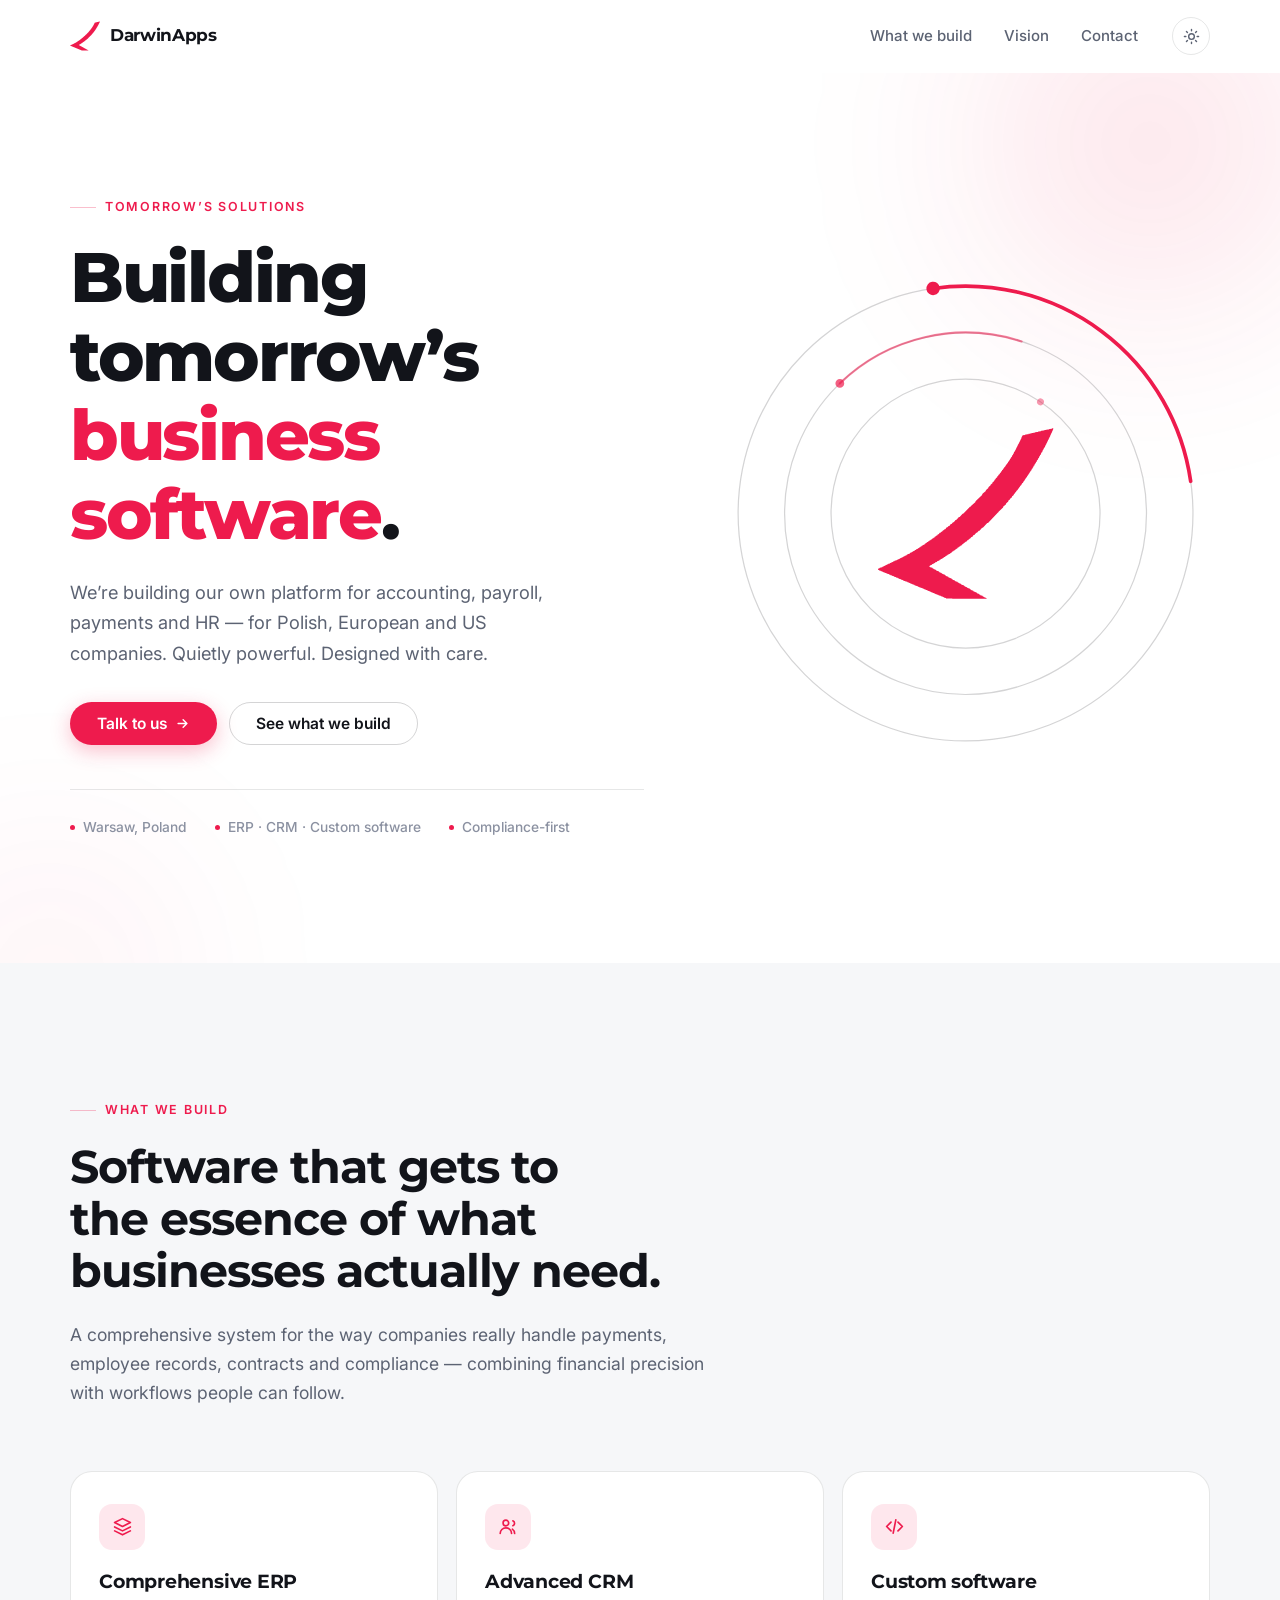
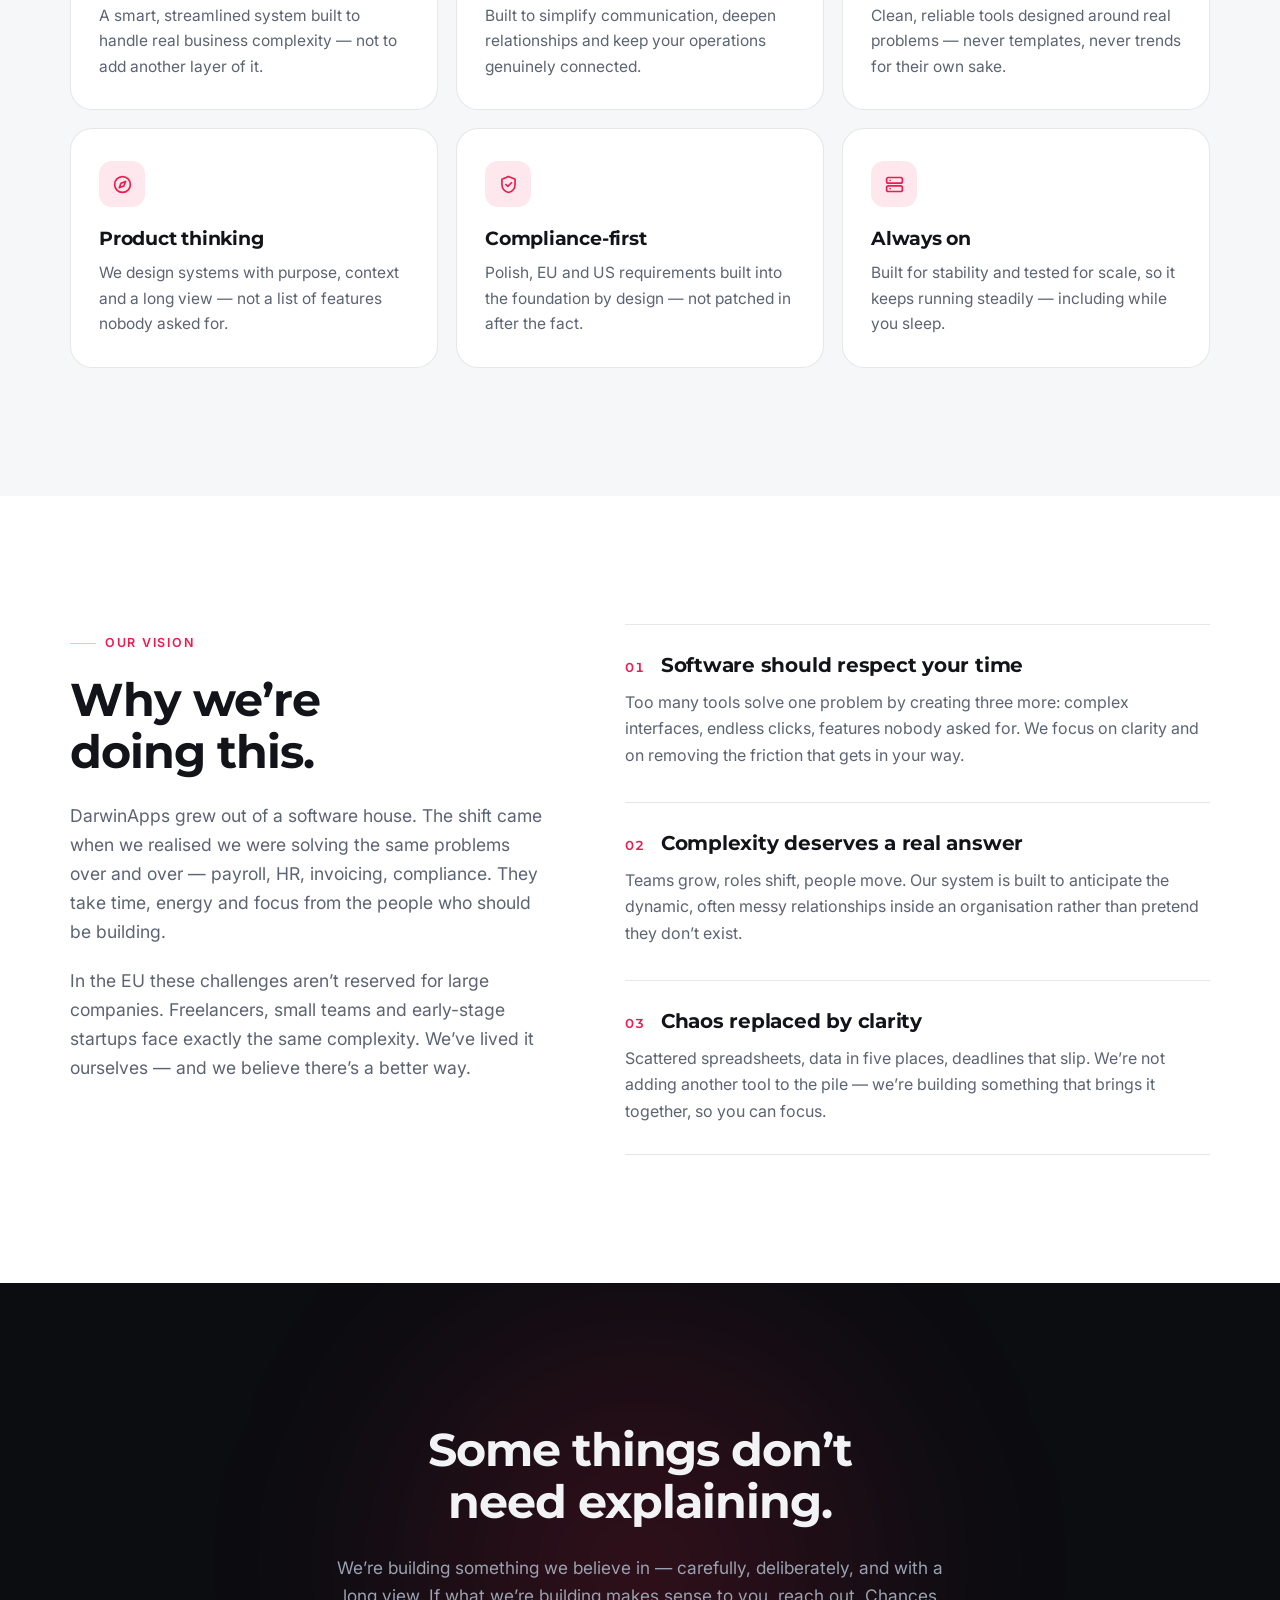
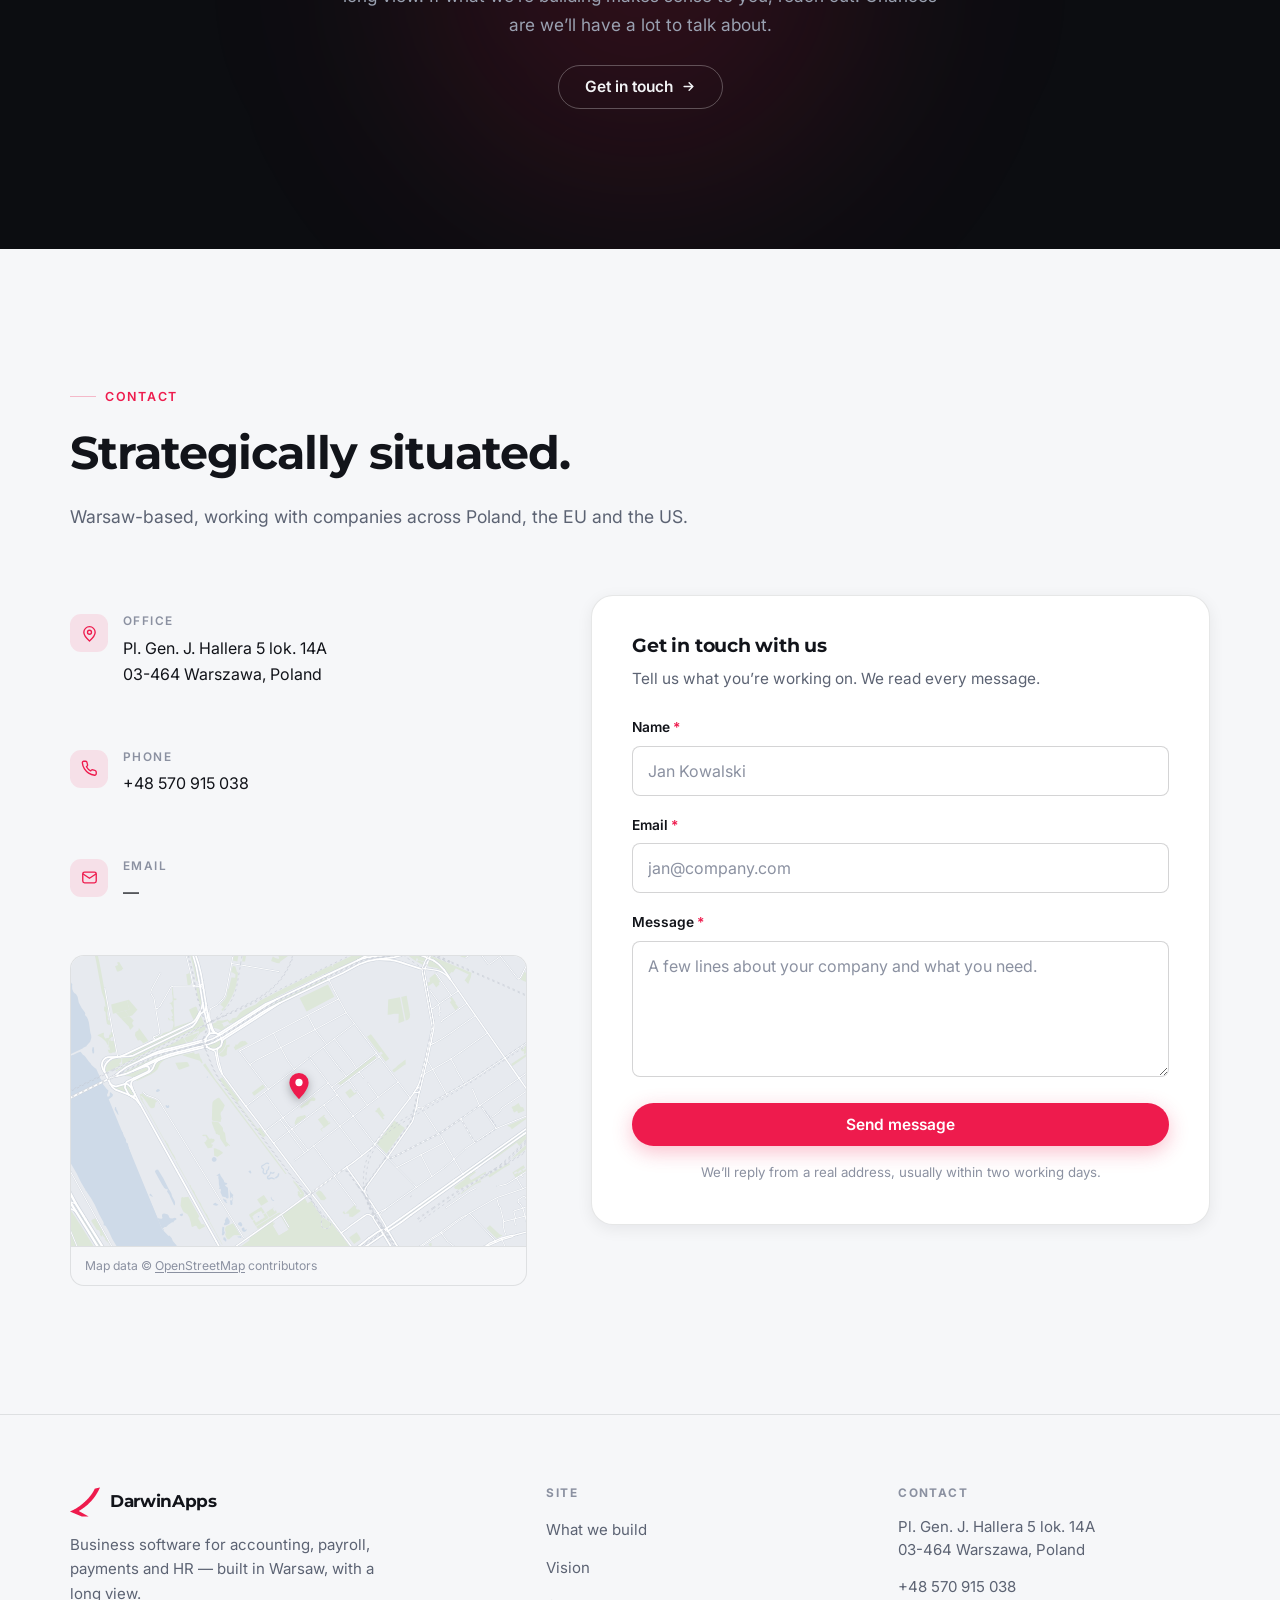
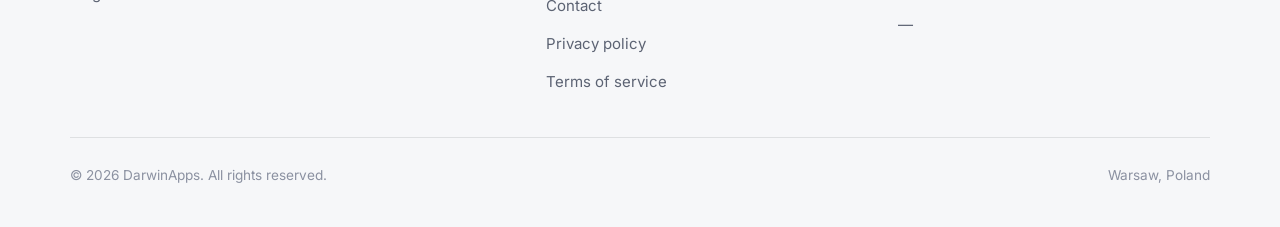
<file: index.html>
<!DOCTYPE html>
<html lang="en">
<head>
<meta charset="utf-8">
<meta name="viewport" content="width=device-width, initial-scale=1">
<title>DarwinApps — Business software for finance, payroll and HR</title>
<meta name="description" content="DarwinApps is building a next-generation platform for accounting, payroll, payments and HR — for Polish, European and US companies. ERP, CRM and custom software, designed with care.">
<link rel="canonical" href="https://darwinapps.pl/">

<meta property="og:type" content="website">
<meta property="og:site_name" content="DarwinApps">
<meta property="og:title" content="DarwinApps — Business software for finance, payroll and HR">
<meta property="og:description" content="A next-generation platform for accounting, payroll, payments and HR. Quietly powerful. Designed with care.">
<meta property="og:url" content="https://darwinapps.pl/">
<meta property="og:image" content="https://darwinapps.pl/assets/og.png">
<meta name="twitter:card" content="summary_large_image">
<meta name="theme-color" content="#ee1b4d">

<link rel="icon" href="assets/logo.svg" type="image/svg+xml">
<link rel="apple-touch-icon" href="assets/favicon.png">

<link rel="preconnect" href="https://fonts.googleapis.com">
<link rel="preconnect" href="https://fonts.gstatic.com" crossorigin>
<link rel="stylesheet" href="https://fonts.googleapis.com/css2?family=Montserrat:wght@600;700;800&family=Inter:wght@400;500;600&display=swap">
<link rel="stylesheet" href="assets/style.css">

<!-- Theme applied before first paint, so there is no flash. -->
<script>
(function () {
  try {
    var t = localStorage.getItem("darwin-theme");
    if (t) document.documentElement.setAttribute("data-theme", t);
  } catch (e) {}
})();
</script>

<script type="application/ld+json">
{
  "@context": "https://schema.org",
  "@type": "Organization",
  "name": "DarwinApps",
  "url": "https://darwinapps.pl/",
  "logo": "https://darwinapps.pl/assets/logo.svg",
  "description": "Business software for accounting, payroll, payments and HR.",
  "address": {
    "@type": "PostalAddress",
    "streetAddress": "Pl. Gen. J. Hallera 5 lok. 14A",
    "postalCode": "03-464",
    "addressLocality": "Warszawa",
    "addressCountry": "PL"
  },
  "telephone": "+48570915038"
}
</script>
</head>
<body>
<a class="skip-link" href="#main">Skip to content</a>

<header class="site-header">
  <nav class="wrap nav" aria-label="Main">
    <a class="brand" href="index.html">
      <img src="assets/logo.svg" alt="" width="30" height="30">
      <span>DarwinApps</span>
    </a>

    <ul class="nav-links" id="nav-links">
      <li><a href="#what">What we build</a></li>
      <li><a href="#vision">Vision</a></li>
      <li><a href="contact.html">Contact</a></li>
    </ul>

    <div class="nav-actions">
      <button class="theme-toggle" type="button" aria-label="Switch colour theme">
        <svg class="icon-sun" viewBox="0 0 24 24" fill="none" stroke="currentColor" stroke-width="2" stroke-linecap="round" aria-hidden="true"><circle cx="12" cy="12" r="4"/><path d="M12 2v2M12 20v2M4.9 4.9l1.4 1.4M17.7 17.7l1.4 1.4M2 12h2M20 12h2M4.9 19.1l1.4-1.4M17.7 6.3l1.4-1.4"/></svg>
        <svg class="icon-moon" viewBox="0 0 24 24" fill="none" stroke="currentColor" stroke-width="2" stroke-linecap="round" stroke-linejoin="round" aria-hidden="true"><path d="M21 12.8A9 9 0 1 1 11.2 3a7 7 0 0 0 9.8 9.8z"/></svg>
      </button>
      <button class="nav-toggle" type="button" aria-label="Menu" aria-expanded="false" aria-controls="nav-links">
        <svg viewBox="0 0 24 24" fill="none" stroke="currentColor" stroke-width="2" stroke-linecap="round" aria-hidden="true"><path d="M3 6h18M3 12h18M3 18h18"/></svg>
      </button>
    </div>
  </nav>
</header>

<main id="main">

  <!-- ============================ HERO ============================ -->
  <section class="hero">
    <div class="hero-glow" aria-hidden="true"></div>
    <div class="wrap hero-inner">
      <div>
        <span class="eyebrow">Tomorrow&rsquo;s solutions</span>
        <h1>Building tomorrow&rsquo;s <span class="accent">business software</span>.</h1>
        <p class="hero-lede">
          We&rsquo;re building our own platform for accounting, payroll, payments and HR —
          for Polish, European and US companies. Quietly powerful. Designed with care.
        </p>
        <div class="hero-cta">
          <a class="btn btn--primary" href="contact.html">
            Talk to us
            <svg viewBox="0 0 24 24" fill="none" stroke="currentColor" stroke-width="2.4" stroke-linecap="round" stroke-linejoin="round" aria-hidden="true"><path d="M5 12h14M13 6l6 6-6 6"/></svg>
          </a>
          <a class="btn btn--ghost" href="#what">See what we build</a>
        </div>
        <p class="hero-meta">
          <span>Warsaw, Poland</span>
          <span>ERP &middot; CRM &middot; Custom software</span>
          <span>Compliance-first</span>
        </p>
      </div>

      <!-- Built from the wing motif in the logo: no stock photography, nothing
           to license. The arcs are segments of the same circles as the static
           guides, so they sit on them exactly, and rotate about a shared centre. -->
      <div class="hero-art" aria-hidden="true">
        <svg viewBox="0 0 400 400">
          <!-- static guides -->
          <circle class="ring" cx="200" cy="200" r="186"/>
          <circle class="ring" cx="200" cy="200" r="148"/>
          <circle class="ring" cx="200" cy="200" r="110"/>

          <!-- outer orbit: a 90-degree arc capped with a dot -->
          <g class="orbit orbit--outer">
            <circle class="orbit-arc" cx="200" cy="200" r="186"
                    stroke-width="3" stroke-dasharray="292.2 876.5"/>
            <circle class="orbit-dot" cx="386" cy="200" r="5.5"/>
            <animateTransform attributeName="transform" type="rotate"
                              from="0 200 200" to="360 200 200"
                              dur="30s" begin="-20s" repeatCount="indefinite"/>
          </g>

          <!-- middle orbit: a 62-degree arc, turning the other way -->
          <g class="orbit orbit--mid">
            <circle class="orbit-arc" cx="200" cy="200" r="148"
                    stroke-width="1.8" stroke-opacity=".55" stroke-dasharray="160.2 769.8"/>
            <circle class="orbit-dot" cx="348" cy="200" r="3.6" opacity=".7"/>
            <animateTransform attributeName="transform" type="rotate"
                              from="360 200 200" to="0 200 200"
                              dur="21s" begin="-6s" repeatCount="indefinite"/>
          </g>

          <!-- inner orbit: a lone dot, the fastest of the three -->
          <g class="orbit orbit--inner">
            <circle class="orbit-dot" cx="310" cy="200" r="2.8" opacity=".45"/>
            <animateTransform attributeName="transform" type="rotate"
                              from="0 200 200" to="360 200 200"
                              dur="14s" begin="-10s" repeatCount="indefinite"/>
          </g>

          <!-- the mark clears the innermost ring with room to spare -->
          <image href="assets/logo.svg" x="128" y="128" width="144" height="144"/>
        </svg>
      </div>
    </div>
  </section>

  <!-- ======================= CO BUDUJEMY ========================== -->
  <section class="section section--alt" id="what">
    <div class="wrap">
      <div class="section-head reveal">
        <span class="eyebrow">What we build</span>
        <h2>Software that gets to the essence of what businesses actually need.</h2>
        <p class="lede">
          A comprehensive system for the way companies really handle payments, employee records,
          contracts and compliance — combining financial precision with workflows people can follow.
        </p>
      </div>

      <div class="cards">
        <article class="card reveal">
          <div class="card-icon"><svg viewBox="0 0 24 24" fill="none" stroke="currentColor" stroke-width="1.9" stroke-linecap="round" stroke-linejoin="round" aria-hidden="true"><path d="M12 3 3 7.5l9 4.5 9-4.5L12 3z"/><path d="M3 12.5 12 17l9-4.5"/><path d="M3 17 12 21.5 21 17"/></svg></div>
          <h3>Comprehensive ERP</h3>
          <p>A smart, streamlined system built to handle real business complexity — not to add another layer of it.</p>
        </article>

        <article class="card reveal">
          <div class="card-icon"><svg viewBox="0 0 24 24" fill="none" stroke="currentColor" stroke-width="1.9" stroke-linecap="round" stroke-linejoin="round" aria-hidden="true"><circle cx="9" cy="8" r="3.2"/><path d="M2.5 20a6.5 6.5 0 0 1 13 0"/><path d="M17 5.5a3 3 0 0 1 0 5.6"/><path d="M19 20a6.2 6.2 0 0 0-2.6-5"/></svg></div>
          <h3>Advanced CRM</h3>
          <p>Built to simplify communication, deepen relationships and keep your operations genuinely connected.</p>
        </article>

        <article class="card reveal">
          <div class="card-icon"><svg viewBox="0 0 24 24" fill="none" stroke="currentColor" stroke-width="1.9" stroke-linecap="round" stroke-linejoin="round" aria-hidden="true"><path d="m8 17-5-5 5-5"/><path d="m16 7 5 5-5 5"/><path d="M13.5 4.5 10.5 19.5"/></svg></div>
          <h3>Custom software</h3>
          <p>Clean, reliable tools designed around real problems — never templates, never trends for their own sake.</p>
        </article>

        <article class="card reveal">
          <div class="card-icon"><svg viewBox="0 0 24 24" fill="none" stroke="currentColor" stroke-width="1.9" stroke-linecap="round" stroke-linejoin="round" aria-hidden="true"><circle cx="12" cy="12" r="9"/><path d="m15.5 8.5-2 5.2-5.2 2 2-5.2 5.2-2z"/></svg></div>
          <h3>Product thinking</h3>
          <p>We design systems with purpose, context and a long view — not a list of features nobody asked for.</p>
        </article>

        <article class="card reveal">
          <div class="card-icon"><svg viewBox="0 0 24 24" fill="none" stroke="currentColor" stroke-width="1.9" stroke-linecap="round" stroke-linejoin="round" aria-hidden="true"><path d="M12 2.8 4.5 6v6c0 4.4 3.1 8.2 7.5 9.2 4.4-1 7.5-4.8 7.5-9.2V6L12 2.8z"/><path d="m9 12 2.2 2.2L15.4 10"/></svg></div>
          <h3>Compliance-first</h3>
          <p>Polish, EU and US requirements built into the foundation by design — not patched in after the fact.</p>
        </article>

        <article class="card reveal">
          <div class="card-icon"><svg viewBox="0 0 24 24" fill="none" stroke="currentColor" stroke-width="1.9" stroke-linecap="round" stroke-linejoin="round" aria-hidden="true"><rect x="3" y="4" width="18" height="6.5" rx="2"/><rect x="3" y="13.5" width="18" height="6.5" rx="2"/><path d="M7 7.25h.01M7 16.75h.01"/></svg></div>
          <h3>Always on</h3>
          <p>Built for stability and tested for scale, so it keeps running steadily — including while you sleep.</p>
        </article>
      </div>
    </div>
  </section>

  <!-- ============================ WIZJA =========================== -->
  <section class="section" id="vision">
    <div class="wrap vision">
      <div class="reveal">
        <span class="eyebrow">Our vision</span>
        <h2>Why we&rsquo;re doing this.</h2>
        <p class="lede">
          DarwinApps grew out of a software house. The shift came when we realised we were solving
          the same problems over and over — payroll, HR, invoicing, compliance. They take time,
          energy and focus from the people who should be building.
        </p>
        <p class="lede">
          In the EU these challenges aren&rsquo;t reserved for large companies. Freelancers, small
          teams and early-stage startups face exactly the same complexity. We&rsquo;ve lived it
          ourselves — and we believe there&rsquo;s a better way.
        </p>
      </div>

      <div class="vision-list">
        <article class="vision-item reveal">
          <h3><span class="num">01</span> Software should respect your time</h3>
          <p>Too many tools solve one problem by creating three more: complex interfaces, endless clicks, features nobody asked for. We focus on clarity and on removing the friction that gets in your way.</p>
        </article>
        <article class="vision-item reveal">
          <h3><span class="num">02</span> Complexity deserves a real answer</h3>
          <p>Teams grow, roles shift, people move. Our system is built to anticipate the dynamic, often messy relationships inside an organisation rather than pretend they don&rsquo;t exist.</p>
        </article>
        <article class="vision-item reveal">
          <h3><span class="num">03</span> Chaos replaced by clarity</h3>
          <p>Scattered spreadsheets, data in five places, deadlines that slip. We&rsquo;re not adding another tool to the pile — we&rsquo;re building something that brings it together, so you can focus.</p>
        </article>
      </div>
    </div>
  </section>

  <!-- ========================= DEKLARACJA ========================= -->
  <section class="statement">
    <div class="wrap">
      <h2>Some things don&rsquo;t need explaining.</h2>
      <p>
        We&rsquo;re building something we believe in — carefully, deliberately, and with a long view.
        If what we&rsquo;re building makes sense to you, reach out. Chances are we&rsquo;ll have a
        lot to talk about.
      </p>
      <p class="statement-cta">
        <a class="btn btn--ghost" href="contact.html">
          Get in touch
          <svg viewBox="0 0 24 24" fill="none" stroke="currentColor" stroke-width="2.4" stroke-linecap="round" stroke-linejoin="round" aria-hidden="true"><path d="M5 12h14M13 6l6 6-6 6"/></svg>
        </a>
      </p>
    </div>
  </section>

  <!-- =========================== KONTAKT ========================== -->
  <section class="section section--alt" id="contact">
    <div class="wrap">
      <div class="section-head reveal">
        <span class="eyebrow">Contact</span>
        <h2>Strategically situated.</h2>
        <p class="lede">Warsaw-based, working with companies across Poland, the EU and the US.</p>
      </div>

      <div class="contact-grid">
        <div class="contact-details reveal">
          <dl class="detail-row">
            <div class="detail-icon"><svg viewBox="0 0 24 24" fill="none" stroke="currentColor" stroke-width="1.9" stroke-linecap="round" stroke-linejoin="round" aria-hidden="true"><path d="M20 10.4c0 5.4-8 12.1-8 12.1s-8-6.7-8-12.1a8 8 0 0 1 16 0z"/><circle cx="12" cy="10.2" r="2.8"/></svg></div>
            <div>
              <dt>Office</dt>
              <dd>Pl. Gen. J. Hallera 5 lok. 14A<br>03-464 Warszawa, Poland</dd>
            </div>
          </dl>

          <dl class="detail-row">
            <div class="detail-icon"><svg viewBox="0 0 24 24" fill="none" stroke="currentColor" stroke-width="1.9" stroke-linecap="round" stroke-linejoin="round" aria-hidden="true"><path d="M21.5 16.9v2.6a2 2 0 0 1-2.2 2 19.5 19.5 0 0 1-8.5-3 19.2 19.2 0 0 1-5.9-5.9 19.5 19.5 0 0 1-3-8.6 2 2 0 0 1 2-2.2h2.6a2 2 0 0 1 2 1.7c.1 1 .35 1.9.7 2.8a2 2 0 0 1-.45 2.1l-1.1 1.1a16 16 0 0 0 5.9 5.9l1.1-1.1a2 2 0 0 1 2.1-.45c.9.35 1.8.6 2.8.7a2 2 0 0 1 1.7 2z"/></svg></div>
            <div>
              <dt>Phone</dt>
              <dd><a data-cfg="phone" href="tel:+48570915038">+48 570 915 038</a></dd>
            </div>
          </dl>

          <dl class="detail-row">
            <div class="detail-icon"><svg viewBox="0 0 24 24" fill="none" stroke="currentColor" stroke-width="1.9" stroke-linecap="round" stroke-linejoin="round" aria-hidden="true"><rect x="2.5" y="4.5" width="19" height="15" rx="2.5"/><path d="m3 7 9 6 9-6"/></svg></div>
            <div>
              <dt>Email</dt>
              <dd><a data-cfg="email">&mdash;</a></dd>
            </div>
          </dl>

          <div class="map">
            <div class="map-canvas" role="img"
                 aria-label="Map of the area around the office at Pl. Gen. J. Hallera 5, Warsaw">
              <span class="map-pin" aria-hidden="true">
                <svg viewBox="0 0 24 24" fill="currentColor">
                  <path d="M12 1.6a7.7 7.7 0 0 0-7.7 7.7c0 5.8 7.7 13.1 7.7 13.1s7.7-7.3 7.7-13.1A7.7 7.7 0 0 0 12 1.6z"/>
                  <circle cx="12" cy="9.2" r="2.9" fill="#fff"/>
                </svg>
              </span>
            </div>
            <p class="map-credit">
              Map data &copy; <a href="https://www.openstreetmap.org/copyright" target="_blank" rel="noopener">OpenStreetMap</a> contributors
            </p>
          </div>
        </div>

        <div class="form-card reveal">
          <h3>Get in touch with us</h3>
          <p style="color:var(--text-muted);font-size:.96rem;margin-bottom:24px">
            Tell us what you&rsquo;re working on. We read every message.
          </p>

          <form data-contact-form novalidate>
            <div class="form-status" aria-live="polite"></div>

            <div class="field">
              <label for="f-name">Name <span class="req">*</span></label>
              <input id="f-name" name="name" type="text" autocomplete="name" placeholder="Jan Kowalski" required>
              <p class="field-error" id="err-f-name"></p>
            </div>

            <div class="field">
              <label for="f-email">Email <span class="req">*</span></label>
              <input id="f-email" name="email" type="email" autocomplete="email" placeholder="jan@company.com" required>
              <p class="field-error" id="err-f-email"></p>
            </div>

            <div class="field">
              <label for="f-message">Message <span class="req">*</span></label>
              <textarea id="f-message" name="message" placeholder="A few lines about your company and what you need." required></textarea>
              <p class="field-error" id="err-f-message"></p>
            </div>

            <!-- honeypot: people never see this, spam bots fill it in -->
            <div class="hp" aria-hidden="true">
              <label for="f-company">Company (leave blank)</label>
              <input id="f-company" name="company" type="text" tabindex="-1" autocomplete="off">
            </div>

            <button class="btn btn--primary btn--block" type="submit">Send message</button>
            <p class="form-note">We&rsquo;ll reply from a real address, usually within two working days.</p>
          </form>
        </div>
      </div>
    </div>
  </section>

</main>

<footer class="site-footer">
  <div class="wrap">
    <div class="footer-top">
      <div class="footer-brand">
        <a class="brand" href="index.html">
          <img src="assets/logo.svg" alt="" width="30" height="30">
          <span>DarwinApps</span>
        </a>
        <p>Business software for accounting, payroll, payments and HR — built in Warsaw, with a long view.</p>
      </div>

      <div class="footer-col">
        <h4>Site</h4>
        <ul>
          <li><a href="index.html#what">What we build</a></li>
          <li><a href="index.html#vision">Vision</a></li>
          <li><a href="contact.html">Contact</a></li>
          <li><a href="privacy.html">Privacy policy</a></li>
          <li><a href="terms.html">Terms of service</a></li>
        </ul>
      </div>

      <div class="footer-col">
        <h4>Contact</h4>
        <ul>
          <li><address>Pl. Gen. J. Hallera 5 lok. 14A<br>03-464 Warszawa, Poland</address></li>
          <li><a data-cfg="phone" href="tel:+48570915038">+48 570 915 038</a></li>
          <li><a data-cfg="email">&mdash;</a></li>
        </ul>
      </div>
    </div>

    <div class="footer-bottom">
      <span>&copy; <span data-year>2026</span> DarwinApps. All rights reserved.</span>
      <span>Warsaw, Poland</span>
    </div>
  </div>
</footer>

<script src="assets/config.js"></script>
<script src="assets/site.js"></script>
</body>
</html>
</file>
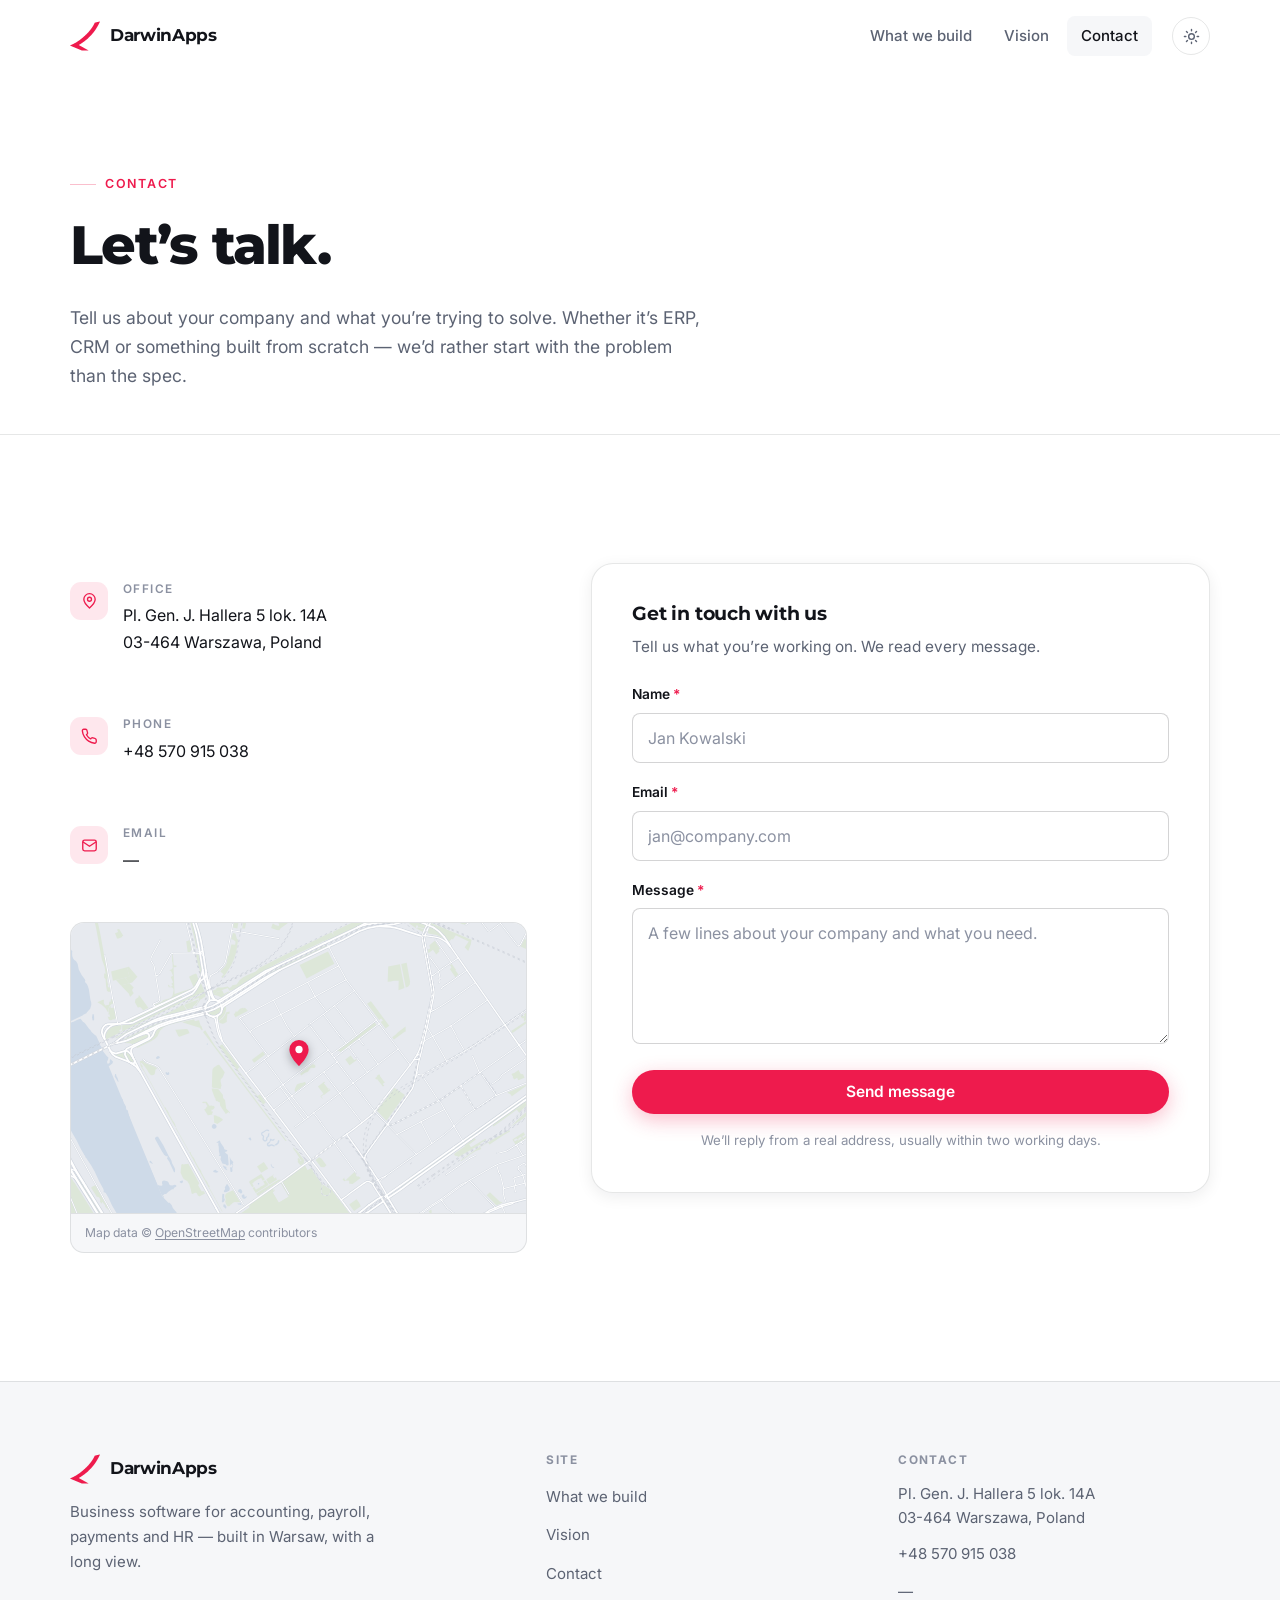
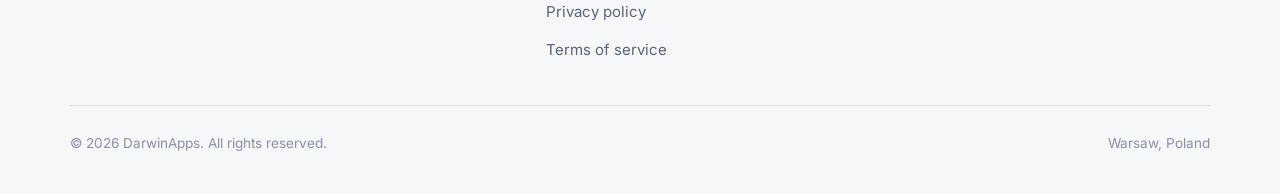
<file: contact.html>
<!DOCTYPE html>
<html lang="en">
<head>
<meta charset="utf-8">
<meta name="viewport" content="width=device-width, initial-scale=1">
<title>Contact — DarwinApps</title>
<meta name="description" content="Get in touch with DarwinApps. Office at Pl. Gen. J. Hallera 5 lok. 14A, 03-464 Warszawa, Poland.">
<link rel="canonical" href="https://darwinapps.pl/contact.html">

<meta property="og:type" content="website">
<meta property="og:site_name" content="DarwinApps">
<meta property="og:title" content="Contact — DarwinApps">
<meta property="og:description" content="Get in touch with DarwinApps. Office at Pl. Gen. J. Hallera 5 lok. 14A, 03-464 Warszawa, Poland.">
<meta property="og:url" content="https://darwinapps.pl/contact.html">
<meta property="og:image" content="https://darwinapps.pl/assets/og.png">
<meta name="twitter:card" content="summary_large_image">
<meta name="theme-color" content="#ee1b4d">

<link rel="icon" href="assets/logo.svg" type="image/svg+xml">
<link rel="apple-touch-icon" href="assets/favicon.png">

<link rel="preconnect" href="https://fonts.googleapis.com">
<link rel="preconnect" href="https://fonts.gstatic.com" crossorigin>
<link rel="stylesheet" href="https://fonts.googleapis.com/css2?family=Montserrat:wght@600;700;800&family=Inter:wght@400;500;600&display=swap">
<link rel="stylesheet" href="assets/style.css">

<!-- Theme applied before first paint, so there is no flash. -->
<script>
(function () {
  try {
    var t = localStorage.getItem("darwin-theme");
    if (t) document.documentElement.setAttribute("data-theme", t);
  } catch (e) {}
})();
</script>
</head>
<body>
<a class="skip-link" href="#main">Skip to content</a>

<header class="site-header">
  <nav class="wrap nav" aria-label="Main">
    <a class="brand" href="index.html">
      <img src="assets/logo.svg" alt="" width="30" height="30">
      <span>DarwinApps</span>
    </a>

    <ul class="nav-links" id="nav-links">
      <li><a href="index.html#what">What we build</a></li>
      <li><a href="index.html#vision">Vision</a></li>
      <li><a href="contact.html" aria-current="page">Contact</a></li>
    </ul>

    <div class="nav-actions">
      <button class="theme-toggle" type="button" aria-label="Switch colour theme">
        <svg class="icon-sun" viewBox="0 0 24 24" fill="none" stroke="currentColor" stroke-width="2" stroke-linecap="round" aria-hidden="true"><circle cx="12" cy="12" r="4"/><path d="M12 2v2M12 20v2M4.9 4.9l1.4 1.4M17.7 17.7l1.4 1.4M2 12h2M20 12h2M4.9 19.1l1.4-1.4M17.7 6.3l1.4-1.4"/></svg>
        <svg class="icon-moon" viewBox="0 0 24 24" fill="none" stroke="currentColor" stroke-width="2" stroke-linecap="round" stroke-linejoin="round" aria-hidden="true"><path d="M21 12.8A9 9 0 1 1 11.2 3a7 7 0 0 0 9.8 9.8z"/></svg>
      </button>
      <button class="nav-toggle" type="button" aria-label="Menu" aria-expanded="false" aria-controls="nav-links">
        <svg viewBox="0 0 24 24" fill="none" stroke="currentColor" stroke-width="2" stroke-linecap="round" aria-hidden="true"><path d="M3 6h18M3 12h18M3 18h18"/></svg>
      </button>
    </div>
  </nav>
</header>

<main id="main">

  <section class="page-head">
    <div class="wrap">
      <span class="eyebrow">Contact</span>
      <h1 style="font-size:clamp(2.2rem,5vw,3.4rem)">Let&rsquo;s talk.</h1>
      <p class="lede">
        Tell us about your company and what you&rsquo;re trying to solve. Whether it&rsquo;s ERP,
        CRM or something built from scratch — we&rsquo;d rather start with the problem than the spec.
      </p>
    </div>
  </section>

  <section class="section">
    <div class="wrap">
      <div class="contact-grid">
        <div class="contact-details">
          <dl class="detail-row">
            <div class="detail-icon"><svg viewBox="0 0 24 24" fill="none" stroke="currentColor" stroke-width="1.9" stroke-linecap="round" stroke-linejoin="round" aria-hidden="true"><path d="M20 10.4c0 5.4-8 12.1-8 12.1s-8-6.7-8-12.1a8 8 0 0 1 16 0z"/><circle cx="12" cy="10.2" r="2.8"/></svg></div>
            <div>
              <dt>Office</dt>
              <dd>Pl. Gen. J. Hallera 5 lok. 14A<br>03-464 Warszawa, Poland</dd>
            </div>
          </dl>

          <dl class="detail-row">
            <div class="detail-icon"><svg viewBox="0 0 24 24" fill="none" stroke="currentColor" stroke-width="1.9" stroke-linecap="round" stroke-linejoin="round" aria-hidden="true"><path d="M21.5 16.9v2.6a2 2 0 0 1-2.2 2 19.5 19.5 0 0 1-8.5-3 19.2 19.2 0 0 1-5.9-5.9 19.5 19.5 0 0 1-3-8.6 2 2 0 0 1 2-2.2h2.6a2 2 0 0 1 2 1.7c.1 1 .35 1.9.7 2.8a2 2 0 0 1-.45 2.1l-1.1 1.1a16 16 0 0 0 5.9 5.9l1.1-1.1a2 2 0 0 1 2.1-.45c.9.35 1.8.6 2.8.7a2 2 0 0 1 1.7 2z"/></svg></div>
            <div>
              <dt>Phone</dt>
              <dd><a data-cfg="phone" href="tel:+48570915038">+48 570 915 038</a></dd>
            </div>
          </dl>

          <dl class="detail-row">
            <div class="detail-icon"><svg viewBox="0 0 24 24" fill="none" stroke="currentColor" stroke-width="1.9" stroke-linecap="round" stroke-linejoin="round" aria-hidden="true"><rect x="2.5" y="4.5" width="19" height="15" rx="2.5"/><path d="m3 7 9 6 9-6"/></svg></div>
            <div>
              <dt>Email</dt>
              <dd><a data-cfg="email">&mdash;</a></dd>
            </div>
          </dl>

          <div class="map">
            <div class="map-canvas" role="img"
                 aria-label="Map of the area around the office at Pl. Gen. J. Hallera 5, Warsaw">
              <span class="map-pin" aria-hidden="true">
                <svg viewBox="0 0 24 24" fill="currentColor">
                  <path d="M12 1.6a7.7 7.7 0 0 0-7.7 7.7c0 5.8 7.7 13.1 7.7 13.1s7.7-7.3 7.7-13.1A7.7 7.7 0 0 0 12 1.6z"/>
                  <circle cx="12" cy="9.2" r="2.9" fill="#fff"/>
                </svg>
              </span>
            </div>
            <p class="map-credit">
              Map data &copy; <a href="https://www.openstreetmap.org/copyright" target="_blank" rel="noopener">OpenStreetMap</a> contributors
            </p>
          </div>
        </div>

        <div class="form-card reveal">
          <h3>Get in touch with us</h3>
          <p style="color:var(--text-muted);font-size:.96rem;margin-bottom:24px">
            Tell us what you&rsquo;re working on. We read every message.
          </p>

          <form data-contact-form novalidate>
            <div class="form-status" aria-live="polite"></div>

            <div class="field">
              <label for="f-name">Name <span class="req">*</span></label>
              <input id="f-name" name="name" type="text" autocomplete="name" placeholder="Jan Kowalski" required>
              <p class="field-error" id="err-f-name"></p>
            </div>

            <div class="field">
              <label for="f-email">Email <span class="req">*</span></label>
              <input id="f-email" name="email" type="email" autocomplete="email" placeholder="jan@company.com" required>
              <p class="field-error" id="err-f-email"></p>
            </div>

            <div class="field">
              <label for="f-message">Message <span class="req">*</span></label>
              <textarea id="f-message" name="message" placeholder="A few lines about your company and what you need." required></textarea>
              <p class="field-error" id="err-f-message"></p>
            </div>

            <!-- honeypot: people never see this, spam bots fill it in -->
            <div class="hp" aria-hidden="true">
              <label for="f-company">Company (leave blank)</label>
              <input id="f-company" name="company" type="text" tabindex="-1" autocomplete="off">
            </div>

            <button class="btn btn--primary btn--block" type="submit">Send message</button>
            <p class="form-note">We&rsquo;ll reply from a real address, usually within two working days.</p>
          </form>
        </div>
      </div>
    </div>
  </section>

</main>

<footer class="site-footer">
  <div class="wrap">
    <div class="footer-top">
      <div class="footer-brand">
        <a class="brand" href="index.html">
          <img src="assets/logo.svg" alt="" width="30" height="30">
          <span>DarwinApps</span>
        </a>
        <p>Business software for accounting, payroll, payments and HR — built in Warsaw, with a long view.</p>
      </div>

      <div class="footer-col">
        <h4>Site</h4>
        <ul>
          <li><a href="index.html#what">What we build</a></li>
          <li><a href="index.html#vision">Vision</a></li>
          <li><a href="contact.html">Contact</a></li>
          <li><a href="privacy.html">Privacy policy</a></li>
          <li><a href="terms.html">Terms of service</a></li>
        </ul>
      </div>

      <div class="footer-col">
        <h4>Contact</h4>
        <ul>
          <li><address>Pl. Gen. J. Hallera 5 lok. 14A<br>03-464 Warszawa, Poland</address></li>
          <li><a data-cfg="phone" href="tel:+48570915038">+48 570 915 038</a></li>
          <li><a data-cfg="email">&mdash;</a></li>
        </ul>
      </div>
    </div>

    <div class="footer-bottom">
      <span>&copy; <span data-year>2026</span> DarwinApps. All rights reserved.</span>
      <span>Warsaw, Poland</span>
    </div>
  </div>
</footer>

<script src="assets/config.js"></script>
<script src="assets/site.js"></script>
</body>
</html>
</file>
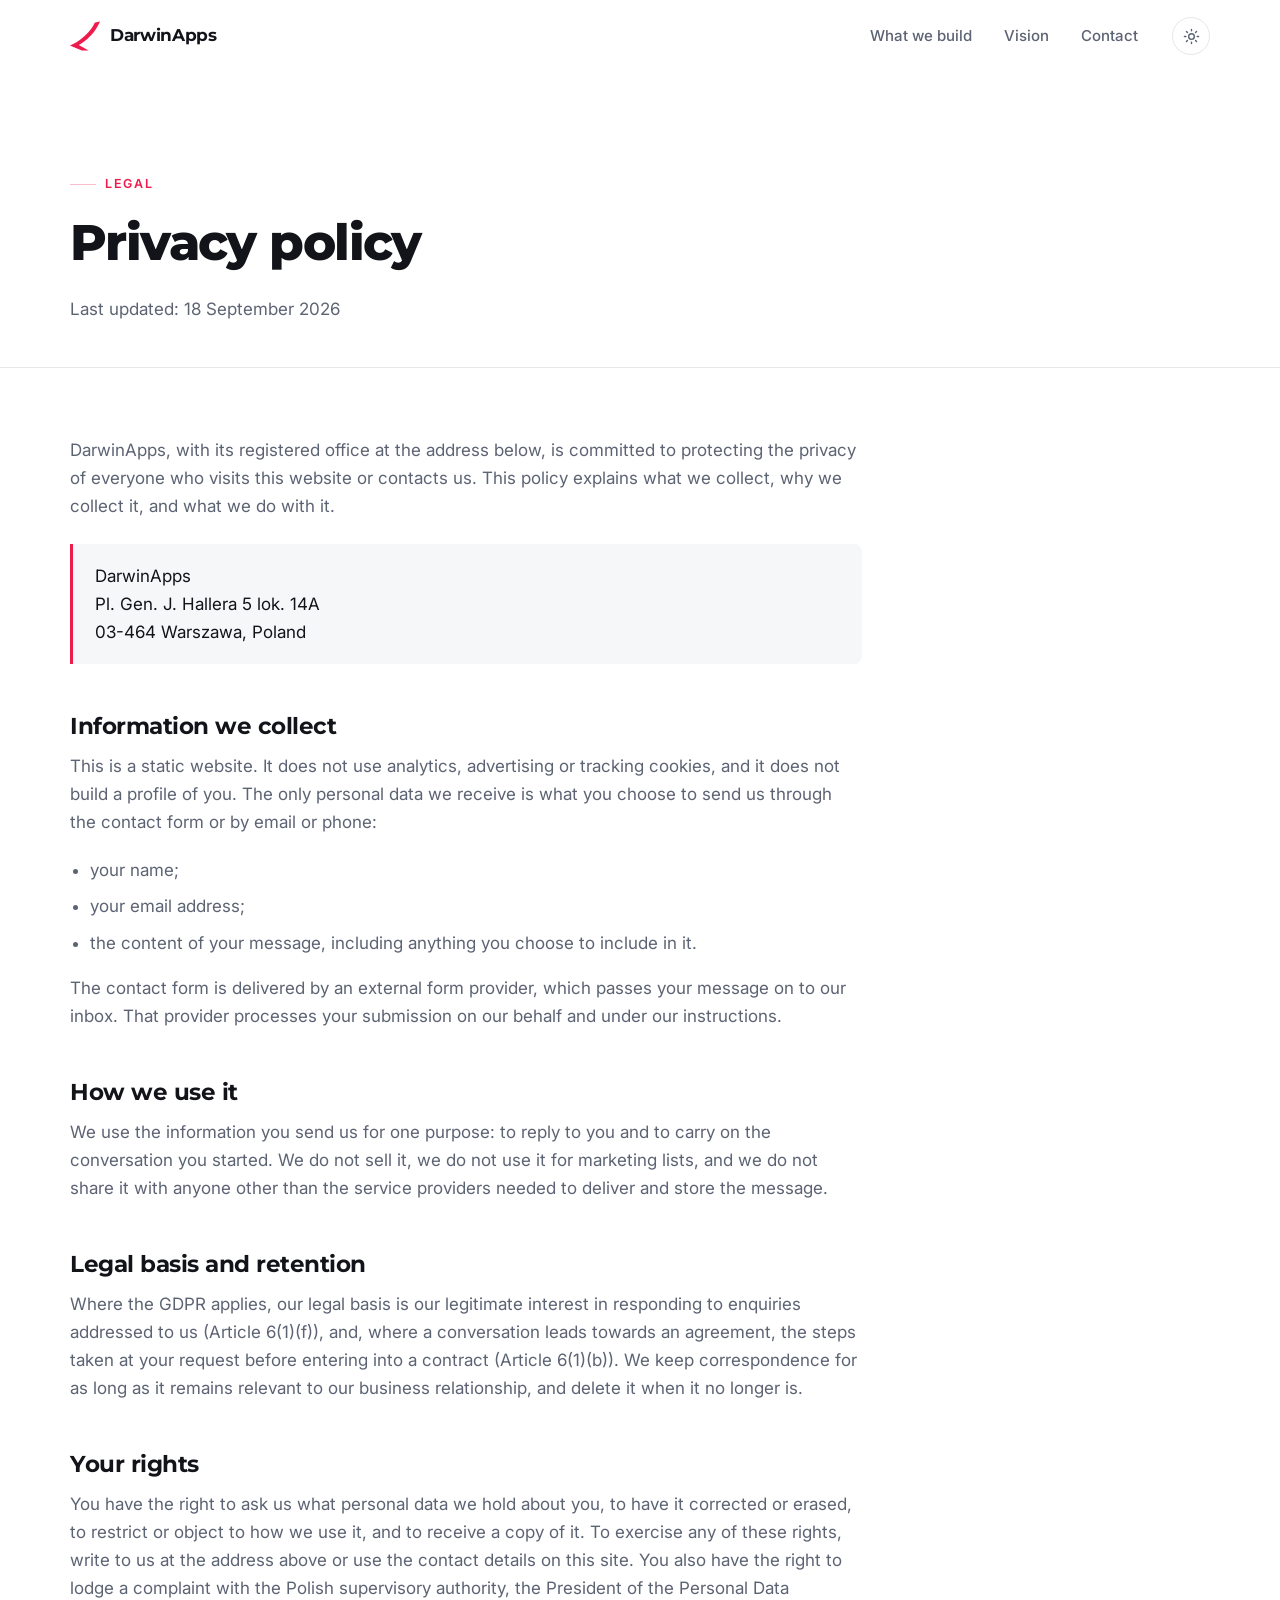
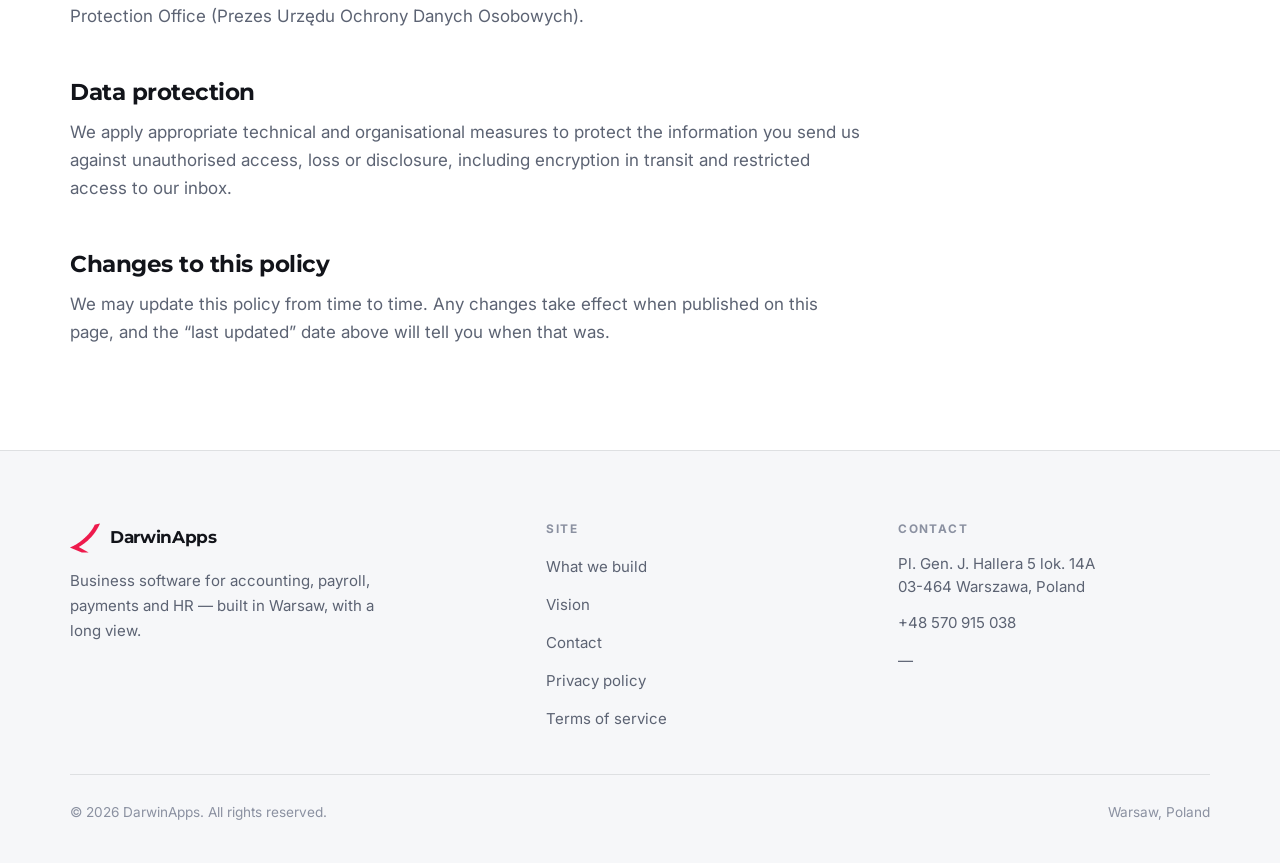
<file: privacy.html>
<!DOCTYPE html>
<html lang="en">
<head>
<meta charset="utf-8">
<meta name="viewport" content="width=device-width, initial-scale=1">
<title>Privacy policy — DarwinApps</title>
<meta name="description" content="How DarwinApps collects, uses and protects personal data submitted through this website.">
<link rel="canonical" href="https://darwinapps.pl/privacy.html">

<meta property="og:type" content="website">
<meta property="og:site_name" content="DarwinApps">
<meta property="og:title" content="Privacy policy — DarwinApps">
<meta property="og:description" content="How DarwinApps collects, uses and protects personal data submitted through this website.">
<meta property="og:url" content="https://darwinapps.pl/privacy.html">
<meta property="og:image" content="https://darwinapps.pl/assets/og.png">
<meta name="twitter:card" content="summary_large_image">
<meta name="theme-color" content="#ee1b4d">
<meta name="robots" content="noindex, follow">

<link rel="icon" href="assets/logo.svg" type="image/svg+xml">
<link rel="apple-touch-icon" href="assets/favicon.png">

<link rel="preconnect" href="https://fonts.googleapis.com">
<link rel="preconnect" href="https://fonts.gstatic.com" crossorigin>
<link rel="stylesheet" href="https://fonts.googleapis.com/css2?family=Montserrat:wght@600;700;800&family=Inter:wght@400;500;600&display=swap">
<link rel="stylesheet" href="assets/style.css">

<!-- Theme applied before first paint, so there is no flash. -->
<script>
(function () {
  try {
    var t = localStorage.getItem("darwin-theme");
    if (t) document.documentElement.setAttribute("data-theme", t);
  } catch (e) {}
})();
</script>
</head>
<body>
<a class="skip-link" href="#main">Skip to content</a>

<header class="site-header">
  <nav class="wrap nav" aria-label="Main">
    <a class="brand" href="index.html">
      <img src="assets/logo.svg" alt="" width="30" height="30">
      <span>DarwinApps</span>
    </a>

    <ul class="nav-links" id="nav-links">
      <li><a href="index.html#what">What we build</a></li>
      <li><a href="index.html#vision">Vision</a></li>
      <li><a href="contact.html">Contact</a></li>
    </ul>

    <div class="nav-actions">
      <button class="theme-toggle" type="button" aria-label="Switch colour theme">
        <svg class="icon-sun" viewBox="0 0 24 24" fill="none" stroke="currentColor" stroke-width="2" stroke-linecap="round" aria-hidden="true"><circle cx="12" cy="12" r="4"/><path d="M12 2v2M12 20v2M4.9 4.9l1.4 1.4M17.7 17.7l1.4 1.4M2 12h2M20 12h2M4.9 19.1l1.4-1.4M17.7 6.3l1.4-1.4"/></svg>
        <svg class="icon-moon" viewBox="0 0 24 24" fill="none" stroke="currentColor" stroke-width="2" stroke-linecap="round" stroke-linejoin="round" aria-hidden="true"><path d="M21 12.8A9 9 0 1 1 11.2 3a7 7 0 0 0 9.8 9.8z"/></svg>
      </button>
      <button class="nav-toggle" type="button" aria-label="Menu" aria-expanded="false" aria-controls="nav-links">
        <svg viewBox="0 0 24 24" fill="none" stroke="currentColor" stroke-width="2" stroke-linecap="round" aria-hidden="true"><path d="M3 6h18M3 12h18M3 18h18"/></svg>
      </button>
    </div>
  </nav>
</header>

<main id="main">

  <section class="page-head">
    <div class="wrap">
      <span class="eyebrow">Legal</span>
      <h1 style="font-size:clamp(2.1rem,4.6vw,3.1rem)">Privacy policy</h1>
      <p>Last updated: 18 September 2026</p>
    </div>
  </section>

  <section>
    <div class="wrap">
      <div class="prose">
        <p>
          DarwinApps, with its registered office at the address below, is committed to protecting the
          privacy of everyone who visits this website or contacts us. This policy explains what we
          collect, why we collect it, and what we do with it.
        </p>

        <address>
          DarwinApps<br>
          Pl. Gen. J. Hallera 5 lok. 14A<br>
          03-464 Warszawa, Poland
        </address>

        <h2>Information we collect</h2>
        <p>
          This is a static website. It does not use analytics, advertising or tracking cookies, and it
          does not build a profile of you. The only personal data we receive is what you choose to send
          us through the contact form or by email or phone:
        </p>
        <ul>
          <li>your name;</li>
          <li>your email address;</li>
          <li>the content of your message, including anything you choose to include in it.</li>
        </ul>
        <p>
          The contact form is delivered by an external form provider, which passes your message on to
          our inbox. That provider processes your submission on our behalf and under our instructions.
        </p>

        <h2>How we use it</h2>
        <p>
          We use the information you send us for one purpose: to reply to you and to carry on the
          conversation you started. We do not sell it, we do not use it for marketing lists, and we do
          not share it with anyone other than the service providers needed to deliver and store the
          message.
        </p>

        <h2>Legal basis and retention</h2>
        <p>
          Where the GDPR applies, our legal basis is our legitimate interest in responding to enquiries
          addressed to us (Article 6(1)(f)), and, where a conversation leads towards an agreement, the
          steps taken at your request before entering into a contract (Article 6(1)(b)). We keep
          correspondence for as long as it remains relevant to our business relationship, and delete it
          when it no longer is.
        </p>

        <h2>Your rights</h2>
        <p>
          You have the right to ask us what personal data we hold about you, to have it corrected or
          erased, to restrict or object to how we use it, and to receive a copy of it. To exercise any
          of these rights, write to us at the address above or use the contact details on this site. You
          also have the right to lodge a complaint with the Polish supervisory authority, the President
          of the Personal Data Protection Office (Prezes Urzędu Ochrony Danych Osobowych).
        </p>

        <h2>Data protection</h2>
        <p>
          We apply appropriate technical and organisational measures to protect the information you send
          us against unauthorised access, loss or disclosure, including encryption in transit and
          restricted access to our inbox.
        </p>

        <h2>Changes to this policy</h2>
        <p>
          We may update this policy from time to time. Any changes take effect when published on this
          page, and the &ldquo;last updated&rdquo; date above will tell you when that was.
        </p>
      </div>
    </div>
  </section>

</main>

<footer class="site-footer">
  <div class="wrap">
    <div class="footer-top">
      <div class="footer-brand">
        <a class="brand" href="index.html">
          <img src="assets/logo.svg" alt="" width="30" height="30">
          <span>DarwinApps</span>
        </a>
        <p>Business software for accounting, payroll, payments and HR — built in Warsaw, with a long view.</p>
      </div>

      <div class="footer-col">
        <h4>Site</h4>
        <ul>
          <li><a href="index.html#what">What we build</a></li>
          <li><a href="index.html#vision">Vision</a></li>
          <li><a href="contact.html">Contact</a></li>
          <li><a href="privacy.html">Privacy policy</a></li>
          <li><a href="terms.html">Terms of service</a></li>
        </ul>
      </div>

      <div class="footer-col">
        <h4>Contact</h4>
        <ul>
          <li><address>Pl. Gen. J. Hallera 5 lok. 14A<br>03-464 Warszawa, Poland</address></li>
          <li><a data-cfg="phone" href="tel:+48570915038">+48 570 915 038</a></li>
          <li><a data-cfg="email">&mdash;</a></li>
        </ul>
      </div>
    </div>

    <div class="footer-bottom">
      <span>&copy; <span data-year>2026</span> DarwinApps. All rights reserved.</span>
      <span>Warsaw, Poland</span>
    </div>
  </div>
</footer>

<script src="assets/config.js"></script>
<script src="assets/site.js"></script>
</body>
</html>
</file>
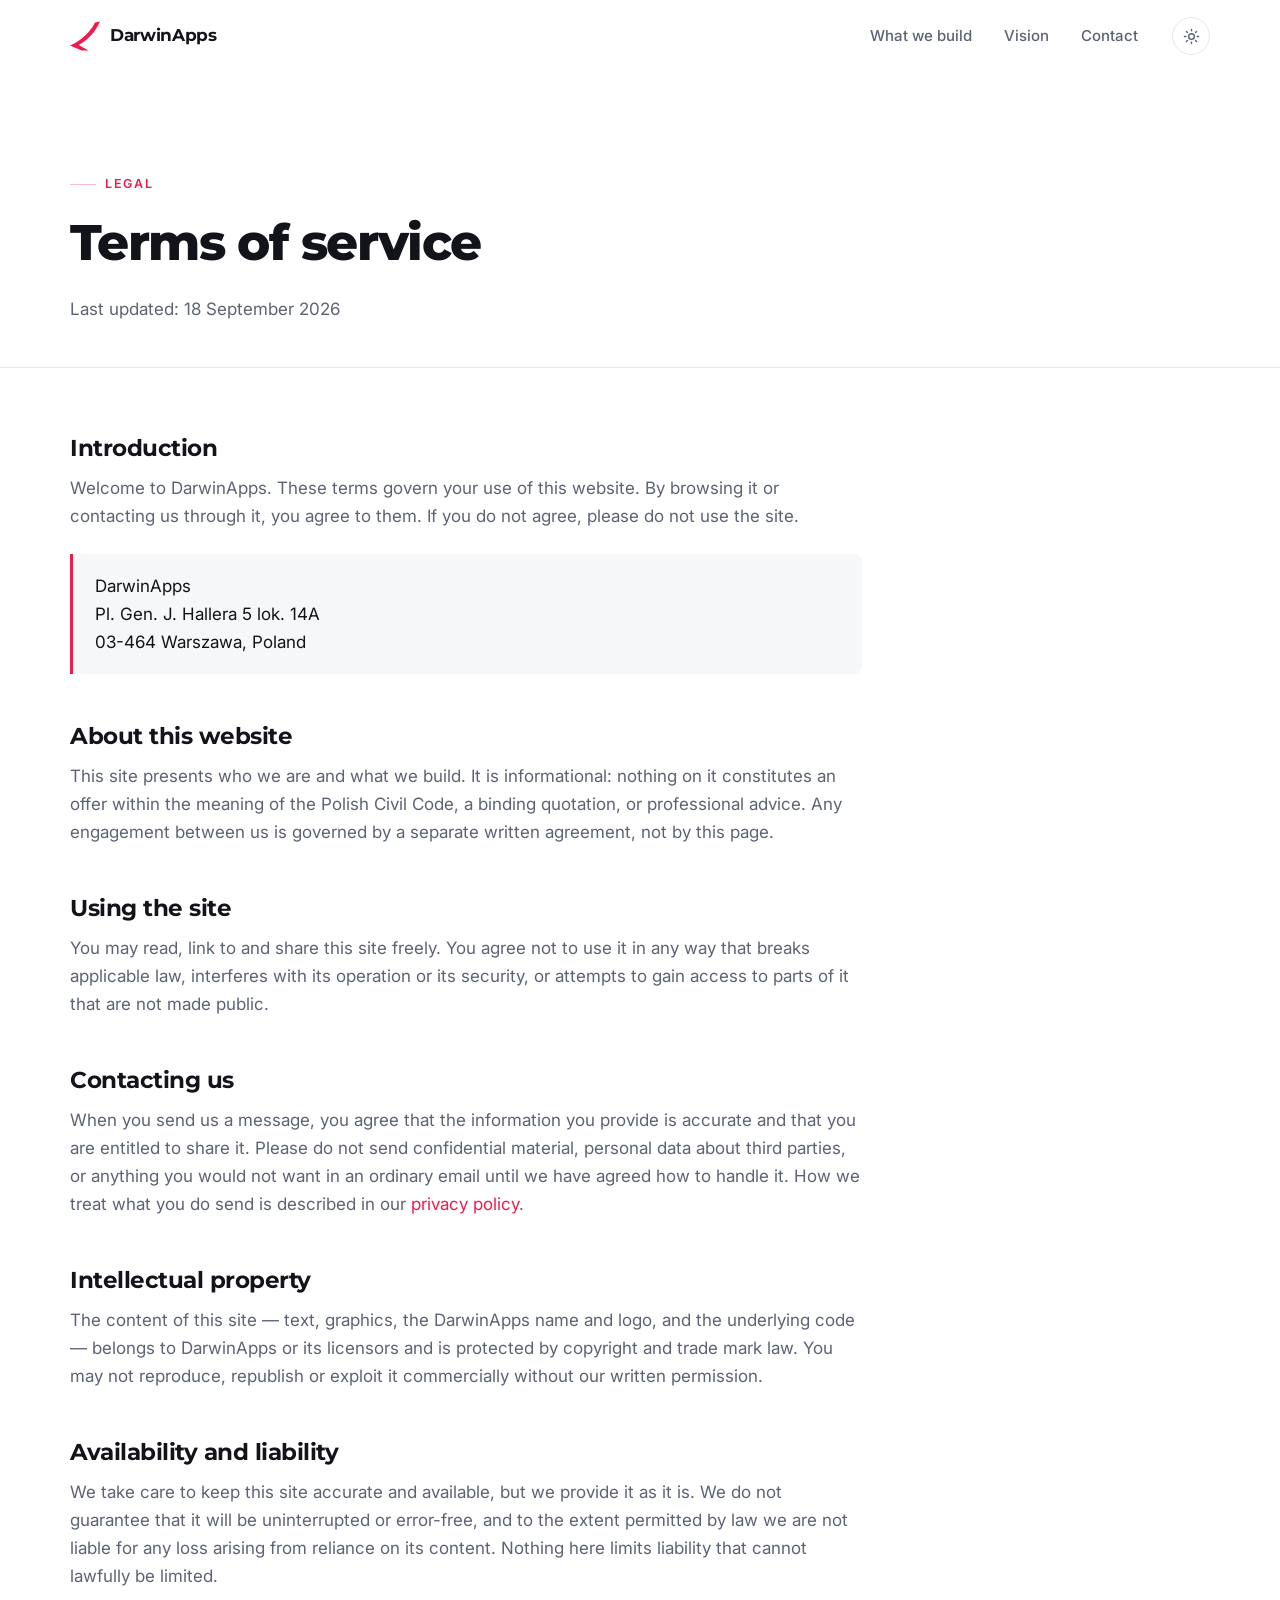
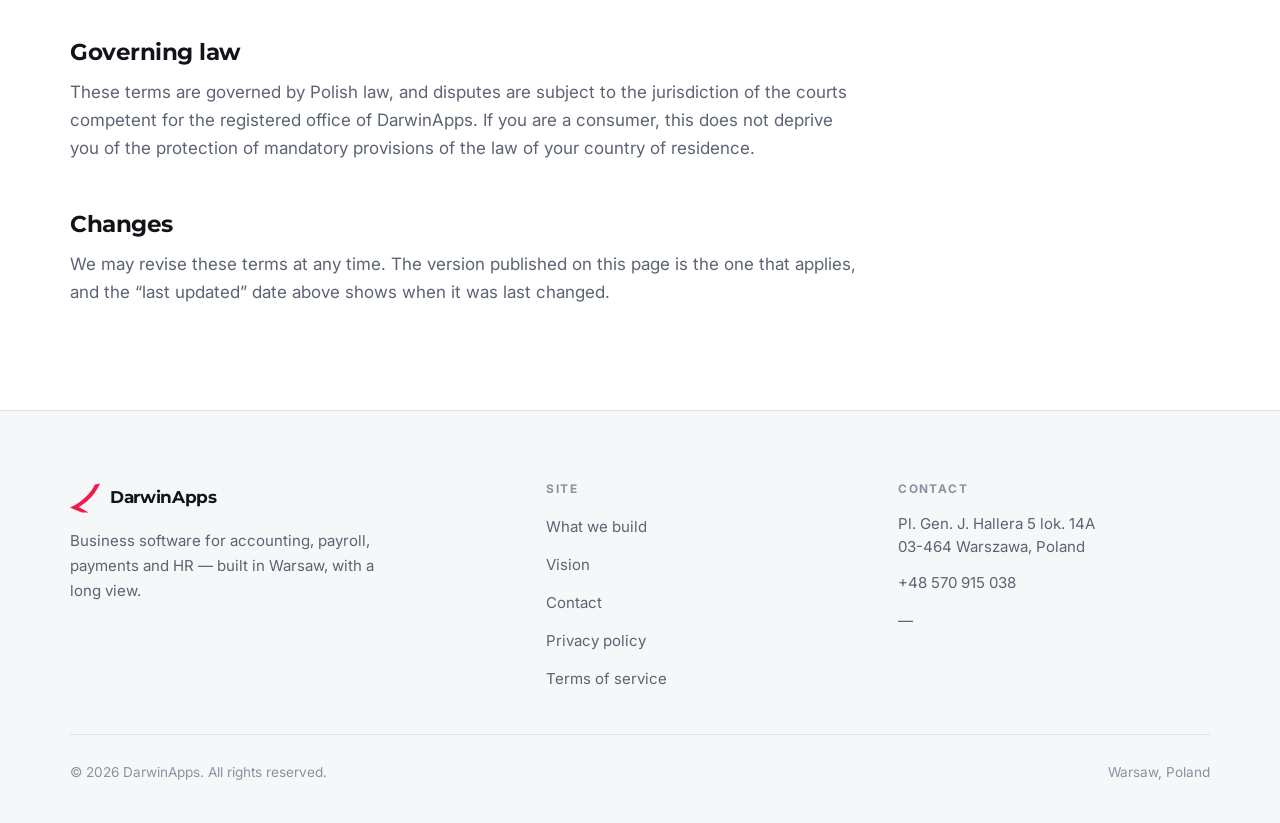
<file: terms.html>
<!DOCTYPE html>
<html lang="en">
<head>
<meta charset="utf-8">
<meta name="viewport" content="width=device-width, initial-scale=1">
<title>Terms of service — DarwinApps</title>
<meta name="description" content="The terms governing the use of the DarwinApps website.">
<link rel="canonical" href="https://darwinapps.pl/terms.html">

<meta property="og:type" content="website">
<meta property="og:site_name" content="DarwinApps">
<meta property="og:title" content="Terms of service — DarwinApps">
<meta property="og:description" content="The terms governing the use of the DarwinApps website.">
<meta property="og:url" content="https://darwinapps.pl/terms.html">
<meta property="og:image" content="https://darwinapps.pl/assets/og.png">
<meta name="twitter:card" content="summary_large_image">
<meta name="theme-color" content="#ee1b4d">
<meta name="robots" content="noindex, follow">

<link rel="icon" href="assets/logo.svg" type="image/svg+xml">
<link rel="apple-touch-icon" href="assets/favicon.png">

<link rel="preconnect" href="https://fonts.googleapis.com">
<link rel="preconnect" href="https://fonts.gstatic.com" crossorigin>
<link rel="stylesheet" href="https://fonts.googleapis.com/css2?family=Montserrat:wght@600;700;800&family=Inter:wght@400;500;600&display=swap">
<link rel="stylesheet" href="assets/style.css">

<!-- Theme applied before first paint, so there is no flash. -->
<script>
(function () {
  try {
    var t = localStorage.getItem("darwin-theme");
    if (t) document.documentElement.setAttribute("data-theme", t);
  } catch (e) {}
})();
</script>
</head>
<body>
<a class="skip-link" href="#main">Skip to content</a>

<header class="site-header">
  <nav class="wrap nav" aria-label="Main">
    <a class="brand" href="index.html">
      <img src="assets/logo.svg" alt="" width="30" height="30">
      <span>DarwinApps</span>
    </a>

    <ul class="nav-links" id="nav-links">
      <li><a href="index.html#what">What we build</a></li>
      <li><a href="index.html#vision">Vision</a></li>
      <li><a href="contact.html">Contact</a></li>
    </ul>

    <div class="nav-actions">
      <button class="theme-toggle" type="button" aria-label="Switch colour theme">
        <svg class="icon-sun" viewBox="0 0 24 24" fill="none" stroke="currentColor" stroke-width="2" stroke-linecap="round" aria-hidden="true"><circle cx="12" cy="12" r="4"/><path d="M12 2v2M12 20v2M4.9 4.9l1.4 1.4M17.7 17.7l1.4 1.4M2 12h2M20 12h2M4.9 19.1l1.4-1.4M17.7 6.3l1.4-1.4"/></svg>
        <svg class="icon-moon" viewBox="0 0 24 24" fill="none" stroke="currentColor" stroke-width="2" stroke-linecap="round" stroke-linejoin="round" aria-hidden="true"><path d="M21 12.8A9 9 0 1 1 11.2 3a7 7 0 0 0 9.8 9.8z"/></svg>
      </button>
      <button class="nav-toggle" type="button" aria-label="Menu" aria-expanded="false" aria-controls="nav-links">
        <svg viewBox="0 0 24 24" fill="none" stroke="currentColor" stroke-width="2" stroke-linecap="round" aria-hidden="true"><path d="M3 6h18M3 12h18M3 18h18"/></svg>
      </button>
    </div>
  </nav>
</header>

<main id="main">

  <section class="page-head">
    <div class="wrap">
      <span class="eyebrow">Legal</span>
      <h1 style="font-size:clamp(2.1rem,4.6vw,3.1rem)">Terms of service</h1>
      <p>Last updated: 18 September 2026</p>
    </div>
  </section>

  <section>
    <div class="wrap">
      <div class="prose">
        <h2>Introduction</h2>
        <p>
          Welcome to DarwinApps. These terms govern your use of this website. By browsing it or
          contacting us through it, you agree to them. If you do not agree, please do not use the site.
        </p>

        <address>
          DarwinApps<br>
          Pl. Gen. J. Hallera 5 lok. 14A<br>
          03-464 Warszawa, Poland
        </address>

        <h2>About this website</h2>
        <p>
          This site presents who we are and what we build. It is informational: nothing on it constitutes
          an offer within the meaning of the Polish Civil Code, a binding quotation, or professional
          advice. Any engagement between us is governed by a separate written agreement, not by this
          page.
        </p>

        <h2>Using the site</h2>
        <p>
          You may read, link to and share this site freely. You agree not to use it in any way that
          breaks applicable law, interferes with its operation or its security, or attempts to gain
          access to parts of it that are not made public.
        </p>

        <h2>Contacting us</h2>
        <p>
          When you send us a message, you agree that the information you provide is accurate and that you
          are entitled to share it. Please do not send confidential material, personal data about third
          parties, or anything you would not want in an ordinary email until we have agreed how to handle
          it. How we treat what you do send is described in our <a href="privacy.html">privacy policy</a>.
        </p>

        <h2>Intellectual property</h2>
        <p>
          The content of this site — text, graphics, the DarwinApps name and logo, and the underlying
          code — belongs to DarwinApps or its licensors and is protected by copyright and trade mark law.
          You may not reproduce, republish or exploit it commercially without our written permission.
        </p>

        <h2>Availability and liability</h2>
        <p>
          We take care to keep this site accurate and available, but we provide it as it is. We do not
          guarantee that it will be uninterrupted or error-free, and to the extent permitted by law we
          are not liable for any loss arising from reliance on its content. Nothing here limits liability
          that cannot lawfully be limited.
        </p>

        <h2>Governing law</h2>
        <p>
          These terms are governed by Polish law, and disputes are subject to the jurisdiction of the
          courts competent for the registered office of DarwinApps. If you are a consumer, this does not
          deprive you of the protection of mandatory provisions of the law of your country of residence.
        </p>

        <h2>Changes</h2>
        <p>
          We may revise these terms at any time. The version published on this page is the one that
          applies, and the &ldquo;last updated&rdquo; date above shows when it was last changed.
        </p>
      </div>
    </div>
  </section>

</main>

<footer class="site-footer">
  <div class="wrap">
    <div class="footer-top">
      <div class="footer-brand">
        <a class="brand" href="index.html">
          <img src="assets/logo.svg" alt="" width="30" height="30">
          <span>DarwinApps</span>
        </a>
        <p>Business software for accounting, payroll, payments and HR — built in Warsaw, with a long view.</p>
      </div>

      <div class="footer-col">
        <h4>Site</h4>
        <ul>
          <li><a href="index.html#what">What we build</a></li>
          <li><a href="index.html#vision">Vision</a></li>
          <li><a href="contact.html">Contact</a></li>
          <li><a href="privacy.html">Privacy policy</a></li>
          <li><a href="terms.html">Terms of service</a></li>
        </ul>
      </div>

      <div class="footer-col">
        <h4>Contact</h4>
        <ul>
          <li><address>Pl. Gen. J. Hallera 5 lok. 14A<br>03-464 Warszawa, Poland</address></li>
          <li><a data-cfg="phone" href="tel:+48570915038">+48 570 915 038</a></li>
          <li><a data-cfg="email">&mdash;</a></li>
        </ul>
      </div>
    </div>

    <div class="footer-bottom">
      <span>&copy; <span data-year>2026</span> DarwinApps. All rights reserved.</span>
      <span>Warsaw, Poland</span>
    </div>
  </div>
</footer>

<script src="assets/config.js"></script>
<script src="assets/site.js"></script>
</body>
</html>
</file>
<file: assets/style.css>
/* ==========================================================================
   DarwinApps — stylesheet
   Plain CSS, no preprocessor, no build step.
   Order: tokens -> reset -> layout -> components -> sections -> responsive
   ========================================================================== */

/* --------------------------------------------------------------------------
   1. Tokens
   -------------------------------------------------------------------------- */
:root {
  --accent:        #ee1b4d;
  --accent-hover:  #d11440;
  --accent-soft:   rgba(238, 27, 77, 0.10);
  --accent-line:   rgba(238, 27, 77, 0.28);

  --bg:            #ffffff;
  --bg-alt:        #f6f7f9;
  --bg-deep:       #0c0d11;
  --surface:       #ffffff;
  --surface-2:     #f6f7f9;

  --text:          #12141a;
  --text-muted:    #5c6373;
  --text-faint:    #8b91a1;
  --text-on-deep:  #f2f3f5;
  --muted-on-deep: #9aa1b1;

  --border:        rgba(18, 20, 26, 0.10);
  --border-strong: rgba(18, 20, 26, 0.18);

  --shadow-sm: 0 1px 2px rgba(18, 20, 26, 0.05);
  --shadow-md: 0 4px 16px rgba(18, 20, 26, 0.07);
  --shadow-lg: 0 18px 48px rgba(18, 20, 26, 0.10);

  --radius-sm: 8px;
  --radius:    14px;
  --radius-lg: 22px;

  --font-display: "Montserrat", ui-sans-serif, system-ui, -apple-system, sans-serif;
  --font-body:    "Inter", ui-sans-serif, system-ui, -apple-system, sans-serif;

  --gutter: 20px;
  --maxw:   1180px;

  --ease: cubic-bezier(0.22, 0.61, 0.36, 1);
}

@media (prefers-color-scheme: dark) {
  :root:not([data-theme="light"]) {
    --bg:            #0c0d11;
    --bg-alt:        #101218;
    --bg-deep:       #171a21;
    --surface:       #14161c;
    --surface-2:     #191c23;

    --text:          #f2f3f5;
    --text-muted:    #a4abba;
    --text-faint:    #767d8c;

    --border:        rgba(255, 255, 255, 0.10);
    --border-strong: rgba(255, 255, 255, 0.18);

    --accent-soft:   rgba(238, 27, 77, 0.16);

    --shadow-sm: 0 1px 2px rgba(0, 0, 0, 0.4);
    --shadow-md: 0 4px 16px rgba(0, 0, 0, 0.45);
    --shadow-lg: 0 18px 48px rgba(0, 0, 0, 0.55);
  }
}

:root[data-theme="dark"] {
  --bg:            #0c0d11;
  --bg-alt:        #101218;
  --bg-deep:       #171a21;
  --surface:       #14161c;
  --surface-2:     #191c23;

  --text:          #f2f3f5;
  --text-muted:    #a4abba;
  --text-faint:    #767d8c;

  --border:        rgba(255, 255, 255, 0.10);
  --border-strong: rgba(255, 255, 255, 0.18);

  --accent-soft:   rgba(238, 27, 77, 0.16);

  --shadow-sm: 0 1px 2px rgba(0, 0, 0, 0.4);
  --shadow-md: 0 4px 16px rgba(0, 0, 0, 0.45);
  --shadow-lg: 0 18px 48px rgba(0, 0, 0, 0.55);
}

/* --------------------------------------------------------------------------
   2. Reset
   -------------------------------------------------------------------------- */
*, *::before, *::after { box-sizing: border-box; }

html {
  -webkit-text-size-adjust: 100%;
  scroll-behavior: smooth;
  scroll-padding-top: 88px;
}

@media (prefers-reduced-motion: reduce) {
  html { scroll-behavior: auto; }
  *, *::before, *::after {
    animation-duration: 0.01ms !important;
    animation-iteration-count: 1 !important;
    transition-duration: 0.01ms !important;
  }
}

body {
  margin: 0;
  background: var(--bg);
  color: var(--text);
  font-family: var(--font-body);
  font-size: 17px;
  line-height: 1.65;
  -webkit-font-smoothing: antialiased;
  -moz-osx-font-smoothing: grayscale;
  overflow-x: hidden;
}

img, svg, iframe { display: block; max-width: 100%; }
img { height: auto; }

h1, h2, h3, h4 {
  font-family: var(--font-display);
  font-weight: 700;
  line-height: 1.12;
  letter-spacing: -0.022em;
  margin: 0 0 0.5em;
  color: var(--text);
  text-wrap: balance;
}

h1 { font-size: clamp(2.5rem, 6.4vw, 4.4rem); font-weight: 800; letter-spacing: -0.032em; }
h2 { font-size: clamp(1.9rem, 4vw, 2.9rem); }
h3 { font-size: 1.16rem; letter-spacing: -0.012em; }

p { margin: 0 0 1.15em; }
p:last-child { margin-bottom: 0; }

a { color: var(--accent); text-decoration: none; }
a:hover { color: var(--accent-hover); }

:focus-visible {
  outline: 2px solid var(--accent);
  outline-offset: 3px;
  border-radius: 4px;
}

::selection { background: var(--accent); color: #fff; }

/* --------------------------------------------------------------------------
   3. Layout
   -------------------------------------------------------------------------- */
.wrap {
  width: 100%;
  max-width: var(--maxw);
  margin-inline: auto;
  padding-inline: var(--gutter);
}

.section { padding: clamp(72px, 10vw, 128px) 0; position: relative; }
.section--alt { background: var(--bg-alt); }

.skip-link {
  position: absolute;
  left: -9999px;
  top: 0;
  z-index: 200;
  background: var(--accent);
  color: #fff;
  padding: 12px 20px;
  border-radius: 0 0 var(--radius-sm) 0;
  font-weight: 600;
}
.skip-link:focus { left: 0; color: #fff; }

/* --------------------------------------------------------------------------
   4. Header and navigation
   -------------------------------------------------------------------------- */
.site-header {
  position: sticky;
  top: 0;
  z-index: 100;
  background: color-mix(in srgb, var(--bg) 82%, transparent);
  backdrop-filter: saturate(180%) blur(14px);
  -webkit-backdrop-filter: saturate(180%) blur(14px);
  border-bottom: 1px solid transparent;
  transition: border-color 0.25s var(--ease), background 0.25s var(--ease);
}
.site-header.is-stuck { border-bottom-color: var(--border); }

.nav {
  display: flex;
  align-items: center;
  gap: 20px;
  height: 72px;
}

.brand {
  display: inline-flex;
  align-items: center;
  gap: 10px;
  color: var(--text);
  font-family: var(--font-display);
  font-weight: 700;
  font-size: 1.06rem;
  letter-spacing: -0.02em;
  margin-right: auto;
}
.brand:hover { color: var(--text); }
.brand img { width: 30px; height: 30px; }

.nav-links {
  display: flex;
  align-items: center;
  gap: 4px;
  list-style: none;
  margin: 0;
  padding: 0;
}
.nav-links a {
  display: block;
  padding: 8px 14px;
  border-radius: var(--radius-sm);
  color: var(--text-muted);
  font-size: 0.94rem;
  font-weight: 500;
  transition: color 0.2s var(--ease), background 0.2s var(--ease);
}
.nav-links a:hover,
.nav-links a[aria-current="page"] {
  color: var(--text);
  background: var(--surface-2);
}

.nav-actions { display: flex; align-items: center; gap: 8px; }

.theme-toggle {
  display: inline-grid;
  place-items: center;
  width: 38px;
  height: 38px;
  border: 1px solid var(--border);
  border-radius: 50%;
  background: transparent;
  color: var(--text-muted);
  cursor: pointer;
  transition: color 0.2s var(--ease), border-color 0.2s var(--ease);
}
.theme-toggle:hover { color: var(--text); border-color: var(--border-strong); }
.theme-toggle svg { width: 17px; height: 17px; }
.theme-toggle .icon-moon { display: none; }
:root[data-theme="dark"] .theme-toggle .icon-sun { display: none; }
:root[data-theme="dark"] .theme-toggle .icon-moon { display: block; }
@media (prefers-color-scheme: dark) {
  :root:not([data-theme="light"]) .theme-toggle .icon-sun { display: none; }
  :root:not([data-theme="light"]) .theme-toggle .icon-moon { display: block; }
}

.nav-toggle {
  display: none;
  width: 38px;
  height: 38px;
  place-items: center;
  border: 1px solid var(--border);
  border-radius: var(--radius-sm);
  background: transparent;
  color: var(--text);
  cursor: pointer;
}
.nav-toggle svg { width: 18px; height: 18px; }

/* --------------------------------------------------------------------------
   5. Buttons
   -------------------------------------------------------------------------- */
.btn {
  display: inline-flex;
  align-items: center;
  justify-content: center;
  gap: 8px;
  padding: 13px 26px;
  border: 1px solid transparent;
  border-radius: 999px;
  font-family: var(--font-body);
  font-size: 0.97rem;
  font-weight: 600;
  line-height: 1;
  cursor: pointer;
  white-space: nowrap;
  transition: transform 0.18s var(--ease), background 0.2s var(--ease),
              border-color 0.2s var(--ease), color 0.2s var(--ease);
}
.btn:active { transform: translateY(1px); }
.btn svg { width: 15px; height: 15px; }

.btn--primary {
  background: var(--accent);
  color: #fff;
  box-shadow: 0 6px 20px rgba(238, 27, 77, 0.28);
}
.btn--primary:hover { background: var(--accent-hover); color: #fff; }

.btn--ghost {
  background: transparent;
  color: var(--text);
  border-color: var(--border-strong);
}
.btn--ghost:hover { border-color: var(--text-muted); color: var(--text); }

.btn--block { width: 100%; }

/* --------------------------------------------------------------------------
   6. Small pieces
   -------------------------------------------------------------------------- */
.eyebrow {
  display: inline-flex;
  align-items: center;
  gap: 9px;
  margin-bottom: 20px;
  color: var(--accent);
  font-size: 0.78rem;
  font-weight: 600;
  letter-spacing: 0.14em;
  text-transform: uppercase;
}
.eyebrow::before {
  content: "";
  width: 26px;
  height: 1px;
  background: var(--accent-line);
}

.lede {
  max-width: 58ch;
  color: var(--text-muted);
  font-size: 1.1rem;
}

.section-head { max-width: 62ch; margin-bottom: clamp(40px, 5vw, 64px); }

/* --------------------------------------------------------------------------
   7. Hero
   -------------------------------------------------------------------------- */
.hero {
  position: relative;
  padding: clamp(64px, 9vw, 116px) 0 clamp(72px, 10vw, 124px);
  overflow: hidden;
}

.hero-glow {
  position: absolute;
  inset: 0;
  pointer-events: none;
  z-index: 0;
}
.hero-glow::before,
.hero-glow::after {
  content: "";
  position: absolute;
  border-radius: 50%;
  filter: blur(90px);
  opacity: 0.5;
}
.hero-glow::before {
  width: 520px; height: 520px;
  top: -190px; right: -130px;
  background: radial-gradient(circle, rgba(238, 27, 77, 0.30), transparent 68%);
}
.hero-glow::after {
  width: 420px; height: 420px;
  bottom: -220px; left: -160px;
  background: radial-gradient(circle, rgba(238, 27, 77, 0.14), transparent 68%);
}

.hero-inner {
  position: relative;
  z-index: 1;
  display: grid;
  grid-template-columns: 1.08fr 0.92fr;
  gap: clamp(40px, 6vw, 80px);
  align-items: center;
}

.hero h1 { margin-bottom: 24px; }
.hero h1 .accent { color: var(--accent); }

.hero-lede { max-width: 46ch; color: var(--text-muted); font-size: 1.14rem; }

.hero-cta {
  display: flex;
  flex-wrap: wrap;
  gap: 12px;
  margin-top: 34px;
}

.hero-meta {
  display: flex;
  flex-wrap: wrap;
  gap: 10px 28px;
  margin-top: 44px;
  padding-top: 26px;
  border-top: 1px solid var(--border);
  color: var(--text-faint);
  font-size: 0.86rem;
  font-weight: 500;
}
.hero-meta span { display: inline-flex; align-items: center; gap: 8px; }
.hero-meta span::before {
  content: "";
  width: 5px; height: 5px;
  border-radius: 50%;
  background: var(--accent);
}

/* Hero artwork, built from the wing motif in the logo. No stock photography,
   nothing to license.

   The arcs are dashes (stroke-dasharray) drawn on the very same circles as the
   static guides, so they sit on them by construction. The only movement is
   rotation about the centre: any translation would lift an arc off its ring. */
.hero-art {
  position: relative;
  aspect-ratio: 1 / 1;
  display: grid;
  place-items: center;
}
.hero-art svg { width: 100%; height: auto; overflow: visible; }

.hero-art .ring {
  fill: none;
  stroke: var(--border-strong);
  stroke-width: 1;
}
.hero-art .orbit-arc {
  fill: none;
  stroke: var(--accent);
  stroke-linecap: round;
}
.hero-art .orbit-dot { fill: var(--accent); }

/* The orbit rotation lives in the SVG itself (<animateTransform>), not in CSS.
   With CSS transforms on SVG elements the centre of rotation depends on
   transform-box/transform-origin, and WebKit resolves it differently from
   Blink: in Safari the arcs ended up on the wrong radius. <animateTransform>
   takes the centre as literal numbers ("rotate 0 200 200"), so there is
   nothing left to interpret. Speeds and phases are in index.html. */

/* --------------------------------------------------------------------------
   8. Capability grid
   -------------------------------------------------------------------------- */
.cards {
  display: grid;
  grid-template-columns: repeat(auto-fit, minmax(290px, 1fr));
  gap: 18px;
}

.card {
  position: relative;
  padding: 32px 28px 30px;
  background: var(--surface);
  border: 1px solid var(--border);
  border-radius: var(--radius-lg);
  transition: transform 0.28s var(--ease), border-color 0.28s var(--ease),
              box-shadow 0.28s var(--ease);
}
.card:hover {
  transform: translateY(-4px);
  border-color: var(--accent-line);
  box-shadow: var(--shadow-lg);
}

.card-icon {
  display: grid;
  place-items: center;
  width: 46px;
  height: 46px;
  margin-bottom: 22px;
  border-radius: 13px;
  background: var(--accent-soft);
  color: var(--accent);
}
.card-icon svg { width: 21px; height: 21px; }

.card h3 { margin-bottom: 10px; }
.card p { color: var(--text-muted); font-size: 0.97rem; margin: 0; }

/* --------------------------------------------------------------------------
   9. Vision
   -------------------------------------------------------------------------- */
.vision {
  display: grid;
  grid-template-columns: 0.9fr 1.1fr;
  gap: clamp(40px, 6vw, 86px);
  align-items: start;
}

.vision-list { display: grid; gap: 4px; }

.vision-item {
  padding: 30px 0;
  border-top: 1px solid var(--border);
}
.vision-item:last-child { border-bottom: 1px solid var(--border); }

.vision-item h3 {
  display: flex;
  align-items: baseline;
  gap: 16px;
  margin-bottom: 12px;
  font-size: 1.22rem;
}
.vision-item h3 .num {
  color: var(--accent);
  font-size: 0.8rem;
  font-weight: 600;
  font-variant-numeric: tabular-nums;
  letter-spacing: 0.06em;
}
.vision-item p { color: var(--text-muted); font-size: 1rem; margin: 0; }

/* --------------------------------------------------------------------------
   10. Dark statement band
   -------------------------------------------------------------------------- */
.statement {
  position: relative;
  padding: clamp(84px, 11vw, 148px) 0;
  background: var(--bg-deep);
  color: var(--text-on-deep);
  overflow: hidden;
  text-align: center;
}
.statement::before {
  content: "";
  position: absolute;
  width: 760px; height: 760px;
  top: 50%; left: 50%;
  transform: translate(-50%, -50%);
  background: radial-gradient(circle, rgba(238, 27, 77, 0.20), transparent 62%);
  filter: blur(80px);
  pointer-events: none;
}
.statement .wrap { position: relative; z-index: 1; }
.statement h2 { color: var(--text-on-deep); max-width: 18ch; margin-inline: auto; }
.statement p {
  max-width: 56ch;
  margin: 26px auto 0;
  color: var(--muted-on-deep);
  font-size: 1.08rem;
}
.statement .btn--ghost { color: var(--text-on-deep); border-color: rgba(255, 255, 255, 0.28); }
.statement .btn--ghost:hover { border-color: rgba(255, 255, 255, 0.6); color: #fff; }
.statement-cta { margin-top: 36px; }

/* --------------------------------------------------------------------------
   11. Contact
   -------------------------------------------------------------------------- */
.contact-grid {
  display: grid;
  grid-template-columns: 0.85fr 1.15fr;
  gap: clamp(36px, 5vw, 64px);
  align-items: start;
}

.contact-details { display: grid; gap: 26px; }

.detail-row { display: flex; gap: 15px; align-items: flex-start; }
.detail-row .detail-icon {
  flex: none;
  display: grid;
  place-items: center;
  width: 38px; height: 38px;
  margin-top: 2px;
  border-radius: 11px;
  background: var(--accent-soft);
  color: var(--accent);
}
.detail-row .detail-icon svg { width: 17px; height: 17px; }
.detail-row dt {
  margin-bottom: 3px;
  color: var(--text-faint);
  font-size: 0.74rem;
  font-weight: 600;
  letter-spacing: 0.12em;
  text-transform: uppercase;
}
.detail-row dd { margin: 0; font-size: 1rem; color: var(--text); }
.detail-row dd a { color: var(--text); }
.detail-row dd a:hover { color: var(--accent); }

/* The map is an ordinary image: assets/map-light.svg / map-dark.svg.
   No iframe, no third-party service, no extra requests. The browser
   downloads only the variant that is actually applied. */
.map {
  margin-top: 6px;
  border: 1px solid var(--border);
  border-radius: var(--radius);
  overflow: hidden;
  background: var(--surface-2);
}

.map-canvas {
  position: relative;
  /* Fixed height rather than the image's aspect ratio: the frame crops to
     the centre, and the office sits dead centre, so the pin never drifts. */
  height: clamp(190px, 26vw, 290px);
  background-image: url(map-light.svg);
  background-size: cover;
  background-position: center;
}
:root[data-theme="dark"] .map-canvas { background-image: url(map-dark.svg); }
@media (prefers-color-scheme: dark) {
  :root:not([data-theme="light"]) .map-canvas { background-image: url(map-dark.svg); }
}

/* The office is at the exact centre of the map image. */
.map-pin {
  position: absolute;
  left: 50%;
  top: 50%;
  transform: translate(-50%, -100%);
  color: var(--accent);
  filter: drop-shadow(0 3px 5px rgba(18, 20, 26, 0.32));
}
.map-pin svg { width: 30px; height: 30px; }

.map-credit {
  margin: 0;
  padding: 9px 14px;
  border-top: 1px solid var(--border);
  color: var(--text-faint);
  font-size: 0.76rem;
}
.map-credit a { color: inherit; text-decoration: underline; text-underline-offset: 2px; }
.map-credit a:hover { color: var(--text-muted); }

/* --------------------------------------------------------------------------
   12. Form
   -------------------------------------------------------------------------- */
.form-card {
  padding: clamp(28px, 4vw, 40px);
  background: var(--surface);
  border: 1px solid var(--border);
  border-radius: var(--radius-lg);
  box-shadow: var(--shadow-md);
}

.field { margin-bottom: 18px; }
.field:last-of-type { margin-bottom: 24px; }

.field label {
  display: block;
  margin-bottom: 7px;
  font-size: 0.86rem;
  font-weight: 600;
  color: var(--text);
}
.field .req { color: var(--accent); }

.field input,
.field textarea {
  width: 100%;
  padding: 12px 15px;
  background: var(--bg);
  border: 1px solid var(--border-strong);
  border-radius: var(--radius-sm);
  color: var(--text);
  font-family: var(--font-body);
  font-size: 1rem;
  line-height: 1.5;
  transition: border-color 0.2s var(--ease), box-shadow 0.2s var(--ease);
}
.field textarea { min-height: 136px; resize: vertical; }
.field input::placeholder,
.field textarea::placeholder { color: var(--text-faint); }
.field input:focus,
.field textarea:focus {
  outline: none;
  border-color: var(--accent);
  box-shadow: 0 0 0 3px var(--accent-soft);
}
.field input[aria-invalid="true"],
.field textarea[aria-invalid="true"] { border-color: var(--accent); }

.field-error {
  display: none;
  margin-top: 6px;
  color: var(--accent);
  font-size: 0.83rem;
  font-weight: 500;
}
.field-error.is-visible { display: block; }

/* Honeypot: invisible to people, visible to scripts. */
.hp {
  position: absolute !important;
  width: 1px; height: 1px;
  padding: 0; margin: -1px;
  overflow: hidden;
  clip: rect(0 0 0 0);
  white-space: nowrap;
  border: 0;
}

.form-note {
  margin-top: 16px;
  color: var(--text-faint);
  font-size: 0.83rem;
  text-align: center;
}

.form-status {
  display: none;
  margin-bottom: 20px;
  padding: 13px 16px;
  border-radius: var(--radius-sm);
  font-size: 0.92rem;
  font-weight: 500;
}
.form-status.is-visible { display: block; }
.form-status--ok {
  background: rgba(22, 163, 74, 0.10);
  border: 1px solid rgba(22, 163, 74, 0.35);
  color: #16a34a;
}
.form-status--error {
  background: var(--accent-soft);
  border: 1px solid var(--accent-line);
  color: var(--accent);
}
.form-status--info {
  background: var(--surface-2);
  border: 1px solid var(--border-strong);
  color: var(--text-muted);
}

.btn[aria-busy="true"] { opacity: 0.7; pointer-events: none; }

/* --------------------------------------------------------------------------
   13. Text pages (privacy, terms)
   -------------------------------------------------------------------------- */
.page-head {
  padding: clamp(56px, 8vw, 92px) 0 clamp(28px, 4vw, 44px);
  border-bottom: 1px solid var(--border);
}
.page-head p { margin: 14px 0 0; color: var(--text-muted); }

.prose {
  max-width: 72ch;
  padding: clamp(40px, 6vw, 68px) 0 clamp(64px, 9vw, 104px);
}
.prose h2 {
  margin-top: 2.2em;
  margin-bottom: 0.55em;
  font-size: 1.42rem;
}
.prose h2:first-child { margin-top: 0; }
.prose p { color: var(--text-muted); }
.prose ul { padding-left: 1.2em; color: var(--text-muted); }
.prose li { margin-bottom: 0.5em; }
.prose address {
  padding: 18px 22px;
  margin: 1.4em 0;
  background: var(--surface-2);
  border-left: 3px solid var(--accent);
  border-radius: 0 var(--radius-sm) var(--radius-sm) 0;
  font-style: normal;
  color: var(--text);
}

/* --------------------------------------------------------------------------
   14. Footer
   -------------------------------------------------------------------------- */
.site-footer {
  padding: clamp(52px, 6vw, 72px) 0 40px;
  background: var(--bg-alt);
  border-top: 1px solid var(--border);
}

.footer-top {
  display: grid;
  grid-template-columns: 1.4fr 1fr 1fr;
  gap: 40px;
  padding-bottom: 42px;
}

.footer-brand .brand { margin-bottom: 16px; }
.footer-brand p {
  max-width: 34ch;
  color: var(--text-muted);
  font-size: 0.94rem;
}

.footer-col h4 {
  margin-bottom: 15px;
  font-family: var(--font-body);
  font-size: 0.74rem;
  font-weight: 700;
  letter-spacing: 0.12em;
  text-transform: uppercase;
  color: var(--text-faint);
}
.footer-col ul { list-style: none; margin: 0; padding: 0; display: grid; gap: 10px; }
.footer-col a, .footer-col address {
  color: var(--text-muted);
  font-size: 0.94rem;
  font-style: normal;
  line-height: 1.55;
}
.footer-col a:hover { color: var(--accent); }

.footer-bottom {
  display: flex;
  flex-wrap: wrap;
  gap: 10px 24px;
  align-items: center;
  justify-content: space-between;
  padding-top: 26px;
  border-top: 1px solid var(--border);
  color: var(--text-faint);
  font-size: 0.85rem;
}

/* --------------------------------------------------------------------------
   15. Scroll reveal
   -------------------------------------------------------------------------- */
.reveal {
  opacity: 0;
  transform: translateY(18px);
  transition: opacity 0.7s var(--ease), transform 0.7s var(--ease);
}
.reveal.is-in { opacity: 1; transform: none; }

@media (prefers-reduced-motion: reduce) {
  .reveal { opacity: 1; transform: none; }
}

/* --------------------------------------------------------------------------
   16. Responsive
   -------------------------------------------------------------------------- */
@media (max-width: 960px) {
  .hero-inner { grid-template-columns: 1fr; }
  .hero-art { max-width: 380px; margin-inline: auto; order: -1; }
  .vision { grid-template-columns: 1fr; }
  .contact-grid { grid-template-columns: 1fr; }
  .footer-top { grid-template-columns: 1fr 1fr; }
  .footer-brand { grid-column: 1 / -1; }
}

@media (max-width: 720px) {
  :root { --gutter: 16px; }

  body { font-size: 16px; }

  .nav-toggle { display: grid; }

  .nav-links {
    position: absolute;
    top: 72px;
    left: 0;
    right: 0;
    display: none;
    flex-direction: column;
    align-items: stretch;
    gap: 2px;
    padding: 10px var(--gutter) 18px;
    background: var(--bg);
    border-bottom: 1px solid var(--border);
    box-shadow: var(--shadow-md);
  }
  .nav-links.is-open { display: flex; }
  .nav-links a { padding: 12px 14px; font-size: 1rem; }

  .hero-art { max-width: 250px; }
  .hero-cta .btn { flex: 1 1 auto; }
  .cards { grid-template-columns: 1fr; }
  .footer-top { grid-template-columns: 1fr; gap: 32px; }
}
</file>
